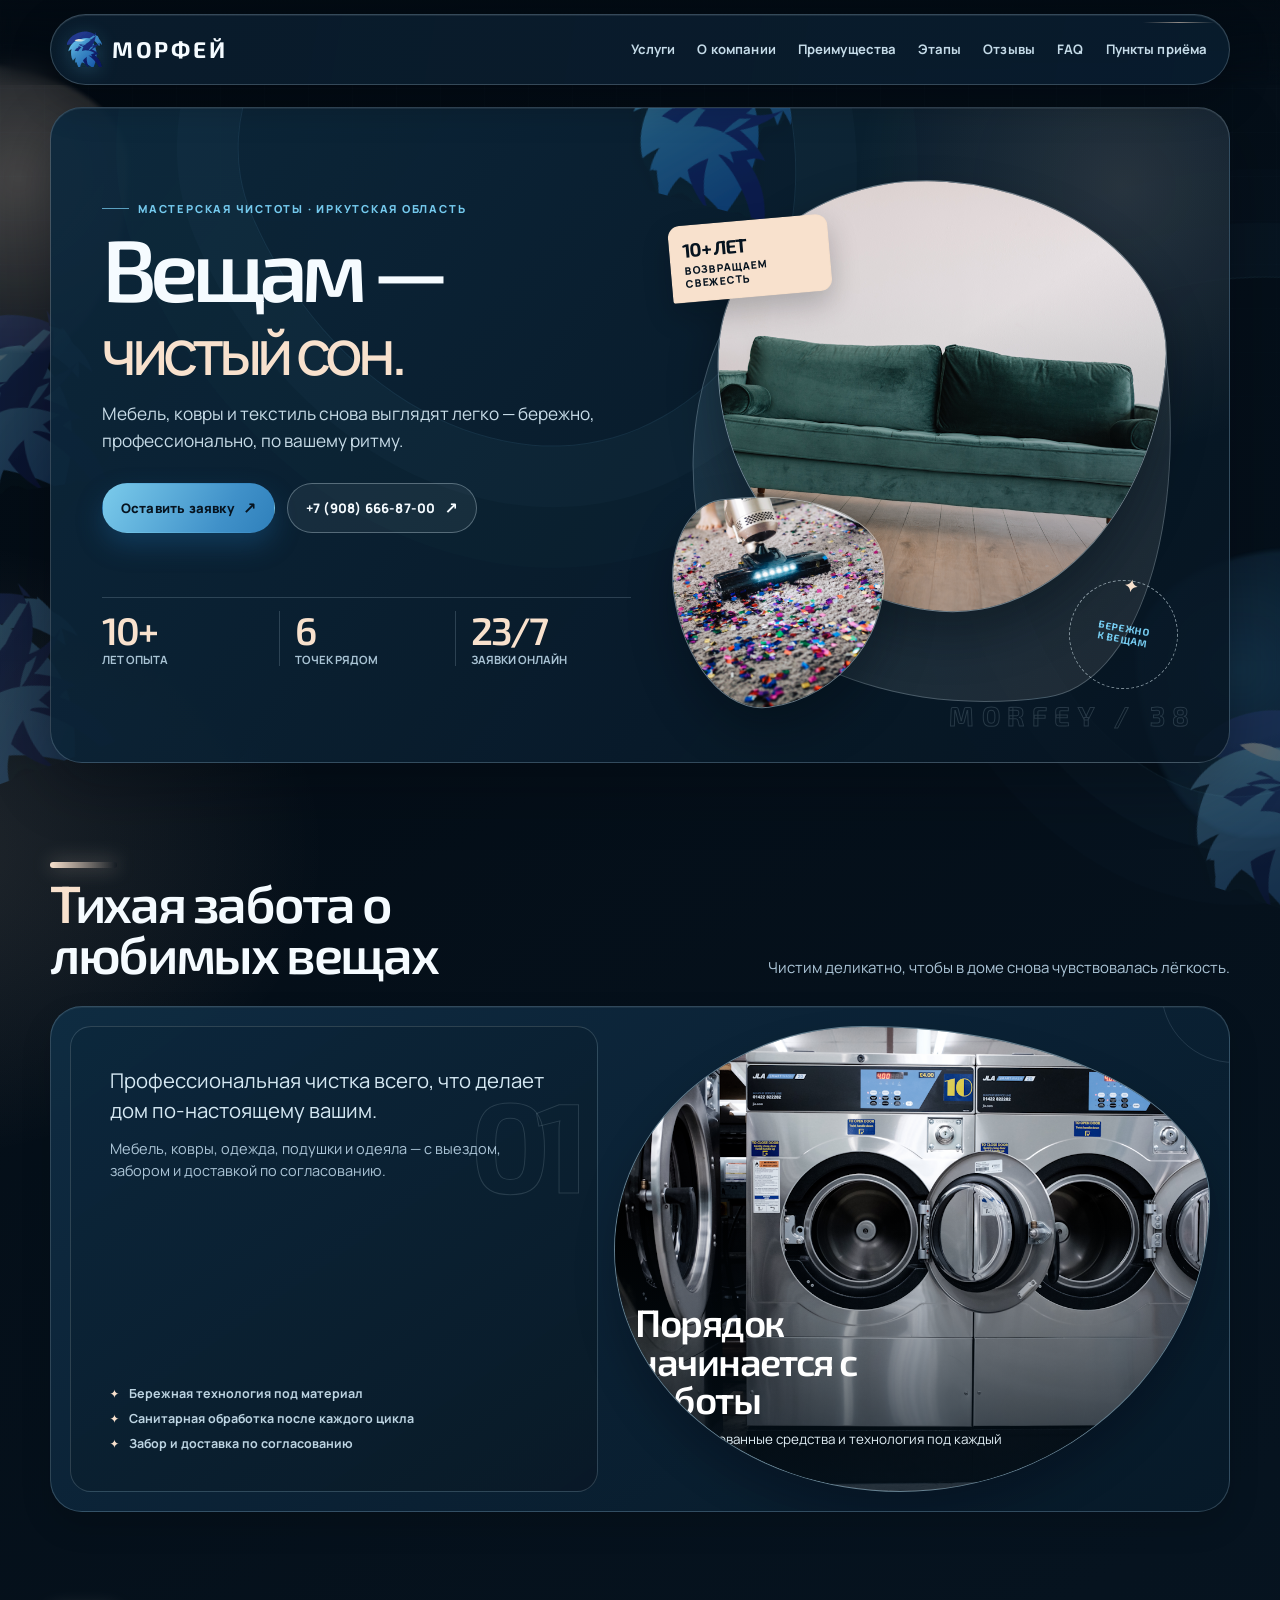
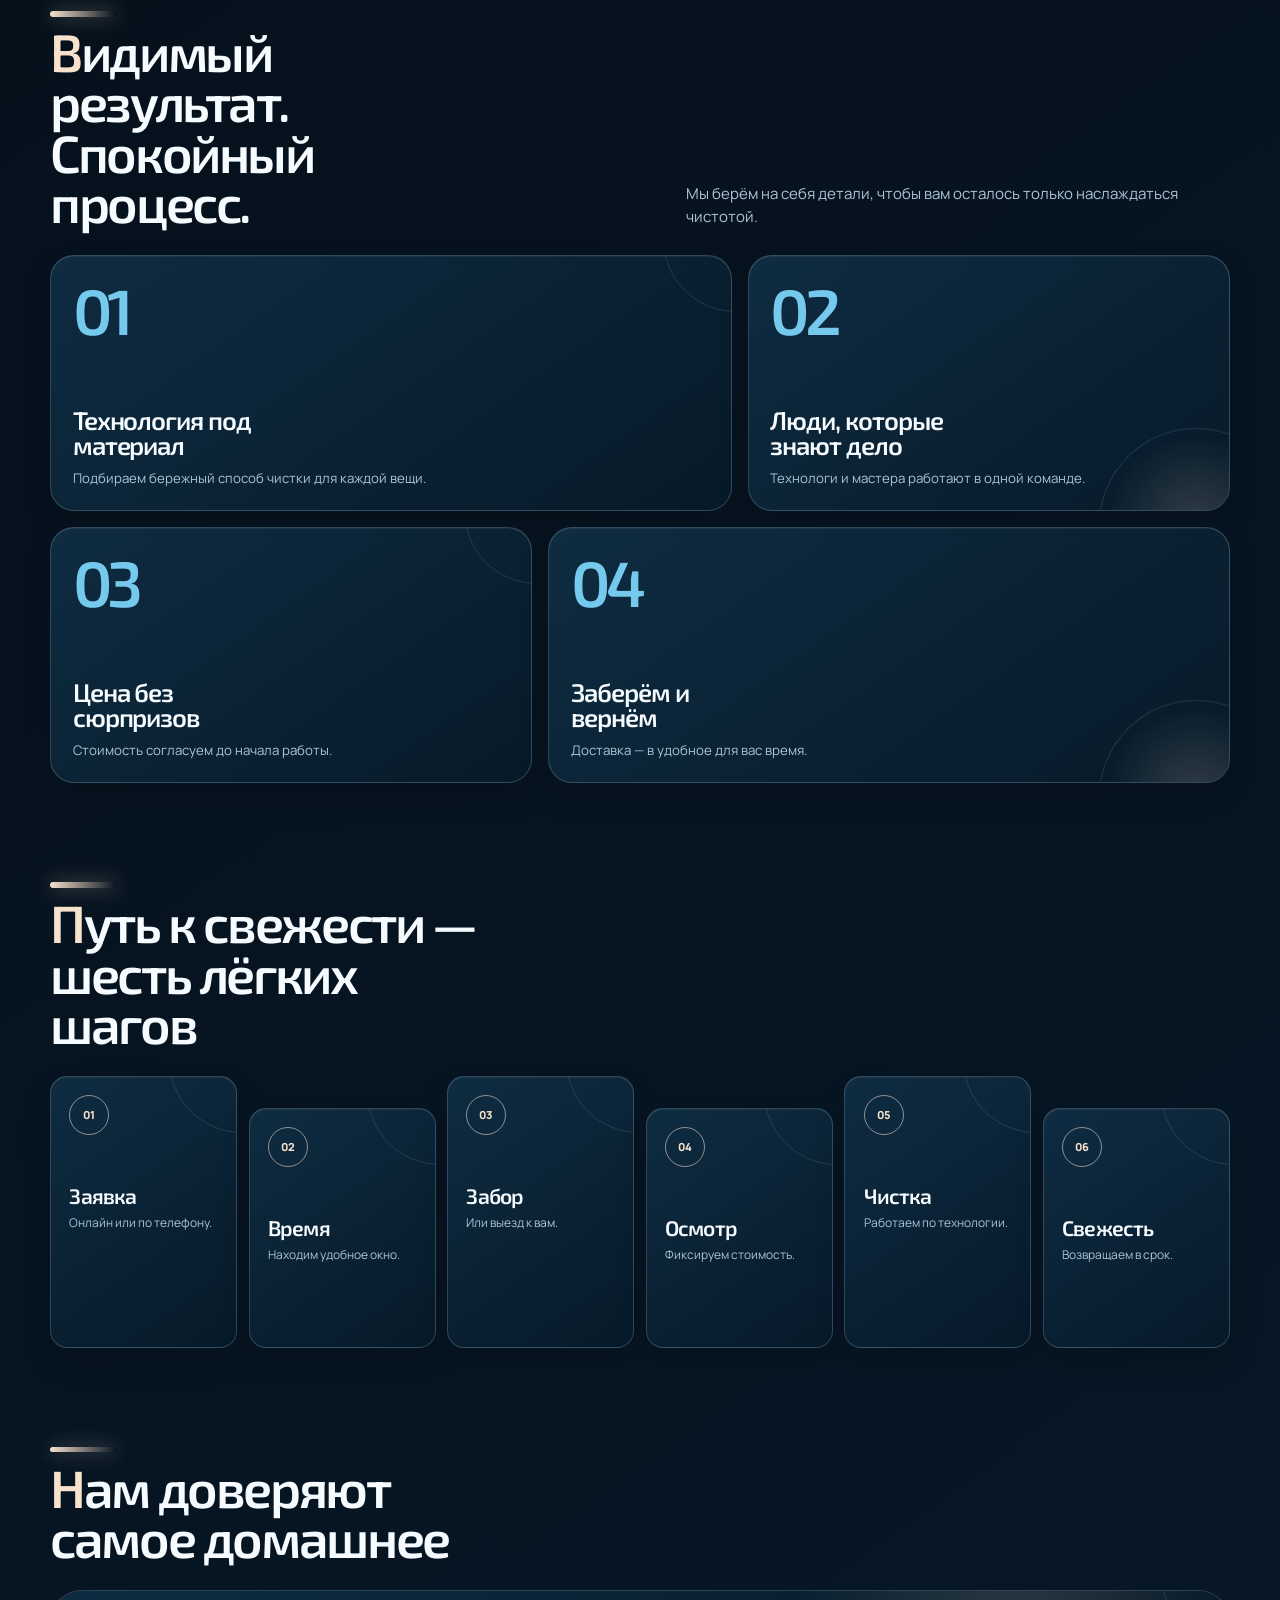
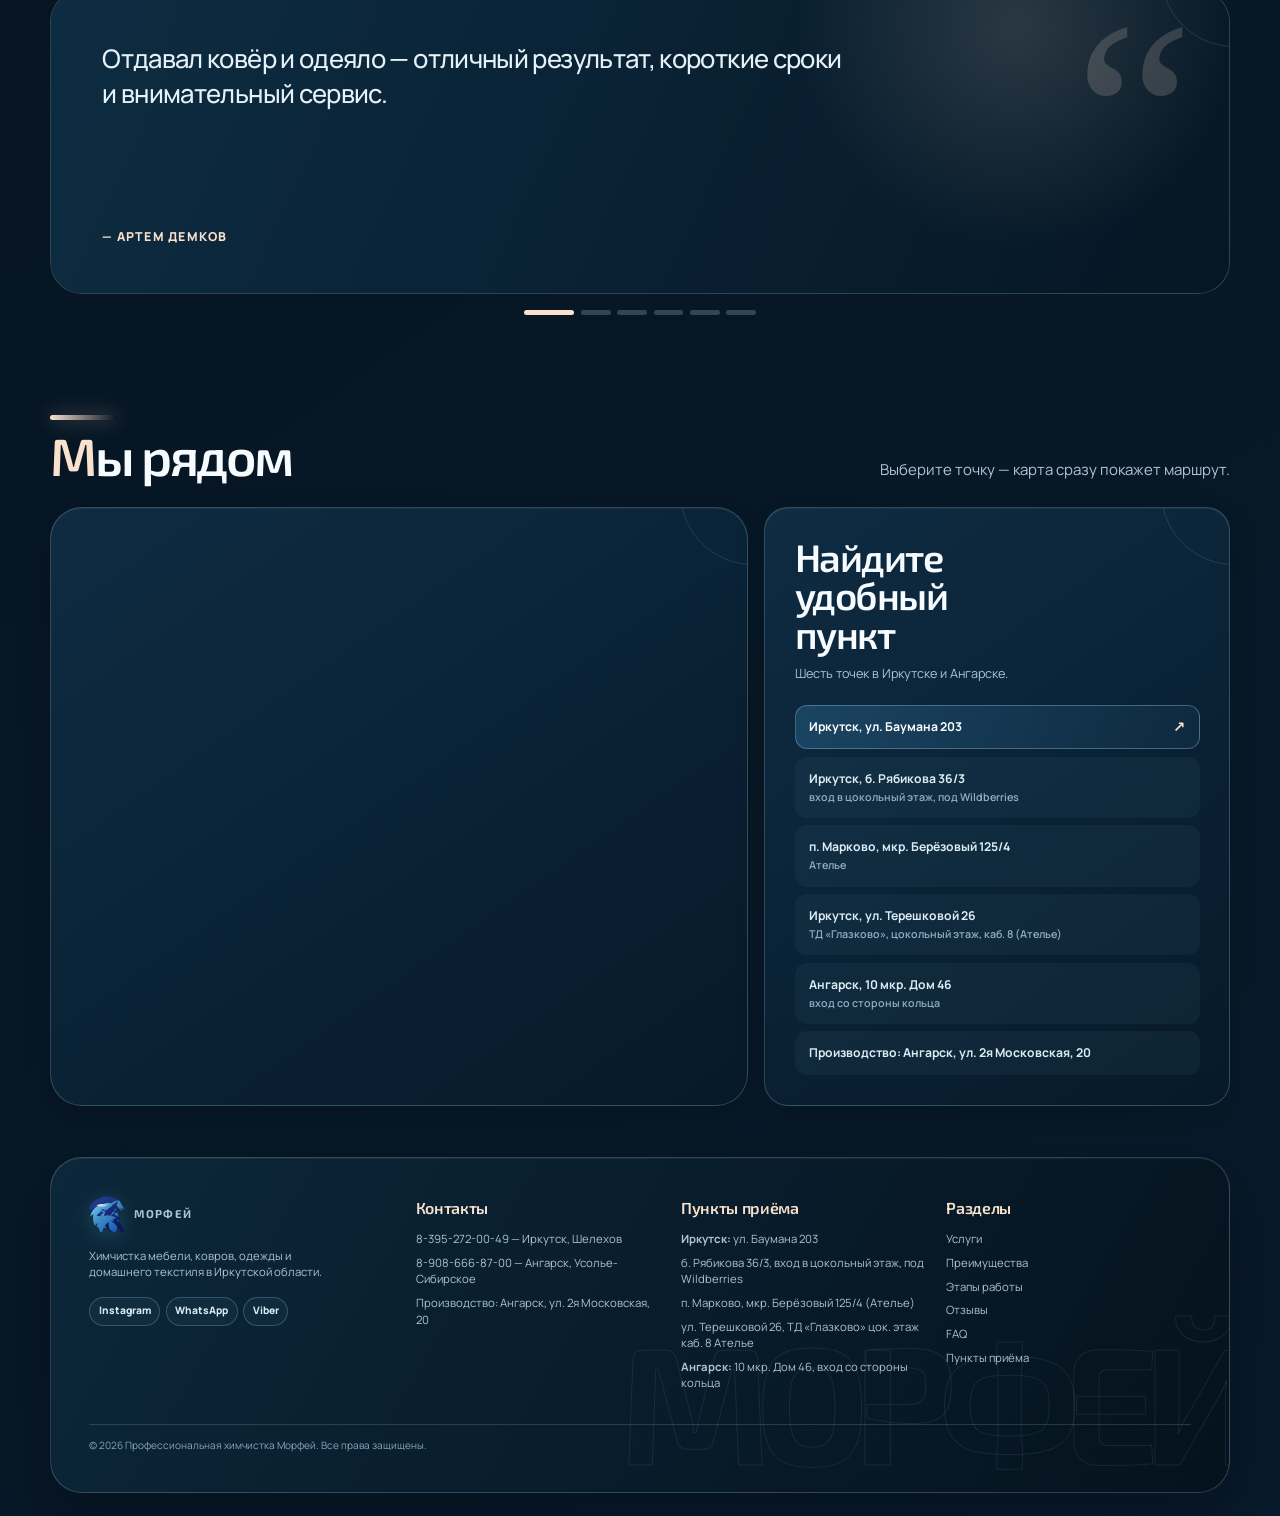
<file: index.html>
﻿<!doctype html>
<html lang="ru">
<head>
  <meta charset="UTF-8">
  <meta name="viewport" content="width=device-width, initial-scale=1.0">
  <title>Морфей | Химчистка в Иркутской области</title>
  <link rel="icon" href="logo.svg" type="image/svg+xml" sizes="any">
  <link rel="shortcut icon" href="logo.svg" type="image/svg+xml">
  <meta name="theme-color" content="#4091c9">
  <meta name="description" content="Профессиональная химчистка мебели, ковров, одежды и текстиля. Пункты приема в Иркутске, Ангарске, Шелехове и Усолье-Сибирском.">
  <link rel="preconnect" href="https://fonts.googleapis.com">
  <link rel="preconnect" href="https://fonts.gstatic.com" crossorigin>
  <link href="https://fonts.googleapis.com/css2?family=Exo+2:wght@500;600;700&family=Manrope:wght@400;500;600;700&display=swap" rel="stylesheet">
  <link rel="stylesheet" href="styles.css">
</head>
<body class="neo-visual">
  <div class="bg-layer bg-layer--one" aria-hidden="true"></div>
  <div class="bg-layer bg-layer--two" aria-hidden="true"></div>

  <header class="header" id="top">
    <div class="container nav-wrap">
      <a class="brand" href="#top"><img class="brand-mark" src="logo.svg" alt="" aria-hidden="true">Морфей</a>
      
      <button class="nav-toggle" type="button" aria-expanded="false" aria-controls="menu" aria-label="Открыть меню">
        <span class="nav-toggle__label">Меню</span>
        <span class="nav-toggle__icon" aria-hidden="true">
          <span class="nav-toggle__line"></span>
          <span class="nav-toggle__line"></span>
          <span class="nav-toggle__line"></span>
        </span>
      </button>
      <nav class="menu" id="menu" aria-label="Основная навигация">
        <a href="services.html">Услуги</a>
        <a href="#about">О компании</a>
        <a href="#advantages">Преимущества</a>
        <a href="#stages">Этапы</a>
        <a href="#reviews">Отзывы</a>
        <a href="faq.html">FAQ</a>
        <a href="#contact">Пункты приёма</a>
      </nav>
    </div>
  </header>

  <main>
    <section class="hero container reveal">
      <div class="feather-mark" aria-hidden="true"></div>
      <div class="hero-copy">
        <p class="kicker">Мастерская чистоты · Иркутская область</p>
        <h1>Вещам —<br><em>чистый сон.</em></h1>
        <p class="lead">Мебель, ковры и текстиль снова выглядят легко — бережно, профессионально, по вашему ритму.</p>
        <div class="hero-actions">
          <a class="btn btn-primary" href="request.html">Оставить заявку</a>
          <a class="btn btn-light" href="tel:+79086668700">+7 (908) 666-87-00</a>
        </div>
        <div class="hero-metrics" aria-label="Ключевые показатели">
          <div class="metric">
            <strong data-counter="10" data-suffix="+">10+</strong>
            <span>лет опыта</span>
          </div>
          <div class="metric">
            <strong data-counter="6">6</strong>
            <span>точек рядом</span>
          </div>
          <div class="metric">
            <strong data-counter="24" data-suffix="/7">24/7</strong>
            <span>заявки онлайн</span>
          </div>
        </div>
      </div>
      <div class="hero-visual" aria-label="Химчистка мебели и ковров">
        <div class="hero-shot hero-shot--main">
          <img src="images/photo-1555041469-a586c61ea9bc.png" alt="Мягкая мебель">
        </div>
        <div class="hero-shot hero-shot--accent">
          <img src="images/photo-1527515637462-cff94eecc1ac.png" alt="" aria-hidden="true">
        </div>
        <span class="hero-tag"><strong>10+ лет</strong>возвращаем свежесть</span>
        <span class="hero-orbit">бережно<br>к вещам</span>
      </div>
    </section>

    <section class="section container reveal" id="about">
      <div class="section-head">
        <h2>Тихая забота о любимых вещах</h2>
        <p>Чистим деликатно, чтобы в доме снова чувствовалась лёгкость.</p>
      </div>
      <div class="card about-shell">
        <div class="grid about-request-grid">
          <article class="about-col" id="about-info">
            <div class="about-box">
              <p>Профессиональная чистка всего, что делает дом по-настоящему вашим.</p>
              <p>Мебель, ковры, одежда, подушки и одеяла — с выездом, забором и доставкой по согласованию.</p>
              <ul class="about-points">
                <li>Бережная технология под материал</li>
                <li>Санитарная обработка после каждого цикла</li>
                <li>Забор и доставка по согласованию</li>
              </ul>
            </div>
          </article>
          <article class="about-visual" aria-label="Профессиональная химчистка">
            <img
              src="images/photo-1604335399105-a0c585fd81a1.png"
              alt="Профессиональная обработка текстиля"
              loading="lazy"
              decoding="async">
            <div class="about-visual__overlay">
              <h3>Порядок начинается с заботы</h3>
              <p>Сертифицированные средства и технология под каждый материал.</p>
            </div>
          </article>
        </div>
      </div>
    </section>

    <section class="section container reveal" id="advantages">
      <div class="section-head">
        <h2>Видимый результат. Спокойный процесс.</h2>
        <p>Мы берём на себя детали, чтобы вам осталось только наслаждаться чистотой.</p>
      </div>
      <div class="grid advantages-grid">
        <article class="card"><h3>Технология под материал</h3><p>Подбираем бережный способ чистки для каждой вещи.</p></article>
        <article class="card"><h3>Люди, которые знают дело</h3><p>Технологи и мастера работают в одной команде.</p></article>
        <article class="card"><h3>Цена без сюрпризов</h3><p>Стоимость согласуем до начала работы.</p></article>
        <article class="card"><h3>Заберём и вернём</h3><p>Доставка — в удобное для вас время.</p></article>
      </div>
    </section>

    <section class="section container reveal" id="stages">
      <div class="section-head">
        <h2>Путь к свежести — шесть лёгких шагов</h2>
      </div>
      <div class="grid stages-grid">
        <article class="card step-card"><span class="step-num">01</span><h3>Заявка</h3><p>Онлайн или по телефону.</p></article>
        <article class="card step-card"><span class="step-num">02</span><h3>Время</h3><p>Находим удобное окно.</p></article>
        <article class="card step-card"><span class="step-num">03</span><h3>Забор</h3><p>Или выезд к вам.</p></article>
        <article class="card step-card"><span class="step-num">04</span><h3>Осмотр</h3><p>Фиксируем стоимость.</p></article>
        <article class="card step-card"><span class="step-num">05</span><h3>Чистка</h3><p>Работаем по технологии.</p></article>
        <article class="card step-card"><span class="step-num">06</span><h3>Свежесть</h3><p>Возвращаем в срок.</p></article>
      </div>
    </section>
    <section class="section container reveal" id="reviews">
      <div class="section-head">
        <h2>Нам доверяют самое домашнее</h2>
      </div>
      <div class="reviews-slider" id="reviews-slider">
        
        <div class="reviews-viewport">
          <div class="reviews-track" id="reviews-track">
            <article class="card testimonial-card">
              <p>Отдавал ковёр и одеяло — отличный результат, короткие сроки и внимательный сервис.</p>
              <h3>Артем Демков</h3>
            </article>
            <article class="card testimonial-card">
              <p>Ковры после химчистки выглядели так, будто мы только что купили их в магазине.</p>
              <h3>Полина Лендинёва</h3>
            </article>
            <article class="card testimonial-card">
              <p>Ковёр отлично почистили, а вопрос со сроками решили очень быстро и по-человечески.</p>
              <h3>Арина Васильева</h3>
            </article>
            <article class="card testimonial-card">
              <p>Пальто почистили аккуратно, быстро и по честной цене. Первый опыт — только положительный.</p>
              <h3>Любовь Стельмах</h3>
            </article>
            <article class="card testimonial-card">
              <p>Пуховики возвращают чистыми, объёмными — почти как новые. Пиджак тоже спасли идеально.</p>
              <h3>Маргарита Александрова</h3>
            </article>
            <article class="card testimonial-card">
              <p>Ковролин забрали и вернули удивительно чистым и мягким. Спасибо за работу!</p>
              <h3>Николай Коваленко</h3>
            </article>
          </div>
        </div>
        
      </div>
      <div class="reviews-dots" id="reviews-dots" aria-label="Навигация по отзывам"></div>
    </section>

<section class="section container reveal" id="contact">
      <div class="section-head">
        <h2>Мы рядом</h2>
        <p>Выберите точку — карта сразу покажет маршрут.</p>
      </div>
      <div class="grid contact-grid">
        <article class="card map-card">
          <iframe
            id="pickup-map"
            class="map-frame"
            title="Карта пунктов приёма"
            loading="lazy"
            referrerpolicy="no-referrer-when-downgrade"
            src="https://yandex.ru/map-widget/v1/?l=map&ll=104.1604241%2C52.3483916&z=16&pt=104.1604241%2C52.3483916%2Cpm2rdm">
          </iframe>
        </article>

        <article class="card contact-points">
          <h3>Найдите удобный пункт</h3>
          <p class="contact-points__hint">Шесть точек в Иркутске и Ангарске.</p>
          <div class="pickup-list" id="pickup-list">
            <button type="button" class="pickup-item is-active" data-address="Иркутск, улица Баумана, 203" aria-pressed="true">
              Иркутск, ул. Баумана 203
            </button>
            <button type="button" class="pickup-item" data-address="Иркутск, бульвар Рябикова, 36/3" aria-pressed="false">
              Иркутск, б. Рябикова 36/3
              <small>вход в цокольный этаж, под Wildberries</small>
            </button>
            <button type="button" class="pickup-item" data-address="Иркутский район, Маркова, микрорайон Березовый, 125/4" aria-pressed="false">
              п. Марково, мкр. Берёзовый 125/4
              <small>Ателье</small>
            </button>
            <button type="button" class="pickup-item" data-address="Иркутск, улица Терешковой, 26" aria-pressed="false">
              Иркутск, ул. Терешковой 26
              <small>ТД «Глазково», цокольный этаж, каб. 8 (Ателье)</small>
            </button>
            <button type="button" class="pickup-item" data-address="Ангарск, 10-й микрорайон, 46" aria-pressed="false">
              Ангарск, 10 мкр. Дом 46
              <small>вход со стороны кольца</small>
            </button>
            <button type="button" class="pickup-item" data-address="Ангарск, 2-я Московская улица, 20" aria-pressed="false">
              Производство: Ангарск, ул. 2я Московская, 20
            </button>
          </div>
        </article></div>
    </section>
  </main>

  <footer class="footer">
    <div class="container footer-shell">
      <div class="footer-top">
        <div class="footer-col footer-col--brand">
          <a class="brand footer-brand-logo" href="#top"><img class="brand-mark" src="logo.svg" alt="" aria-hidden="true"> Морфей </a>
          <p>Химчистка мебели, ковров, одежды и домашнего текстиля в Иркутской области.</p>
          <div class="footer-social__list">
            <a class="social-link" href="https://instagram.com/morfey38?utm_medium=copy_link" target="_blank" rel="noopener noreferrer" aria-label="Instagram">
              <span>Instagram</span>
            </a>
            <a class="social-link" href="https://wa.me/+79086668700" target="_blank" rel="noopener noreferrer" aria-label="WhatsApp">
              <span>WhatsApp</span>
            </a>
            <a class="social-link" href="viber://add?number=79086668700" aria-label="Viber">
              <span>Viber</span>
            </a>
          </div>
        </div>

        <div class="footer-col">
          <h3>Контакты</h3>
          <p><a href="tel:+73952720049">8-395-272-00-49</a> — Иркутск, Шелехов</p>
          <p><a href="tel:+79086668700">8-908-666-87-00</a> — Ангарск, Усолье-Сибирское</p>
          <p>Производство: Ангарск, ул. 2я Московская, 20</p>
        </div>

        <div class="footer-col">
          <h3>Пункты приёма</h3>
          <p><strong>Иркутск:</strong> ул. Баумана 203</p>
          <p>б. Рябикова 36/3, вход в цокольный этаж, под Wildberries</p>
          <p>п. Марково, мкр. Берёзовый 125/4 (Ателье)</p>
          <p>ул. Терешковой 26, ТД «Глазково» цок. этаж каб. 8 Ателье</p>
          <p><strong>Ангарск:</strong> 10 мкр. Дом 46, вход со стороны кольца</p>
        </div>

        <div class="footer-col">
          <h3>Разделы</h3>
          <a href="services.html">Услуги</a>
          <a href="#advantages">Преимущества</a>
          <a href="#stages">Этапы работы</a>
          <a href="#reviews">Отзывы</a>
          <a href="faq.html">FAQ</a>
          <a href="#contact">Пункты приёма</a>
        </div>
      </div>

      <div class="footer-bottom">
        <p>© <span id="year"></span> Профессиональная химчистка Морфей. Все права защищены.</p>
      </div>
    </div>
  </footer>

  <button class="back-to-top" id="back-to-top" type="button" aria-label="Наверх">↑</button>

  <script src="script.js" defer></script>
</body>
</html>
</file>
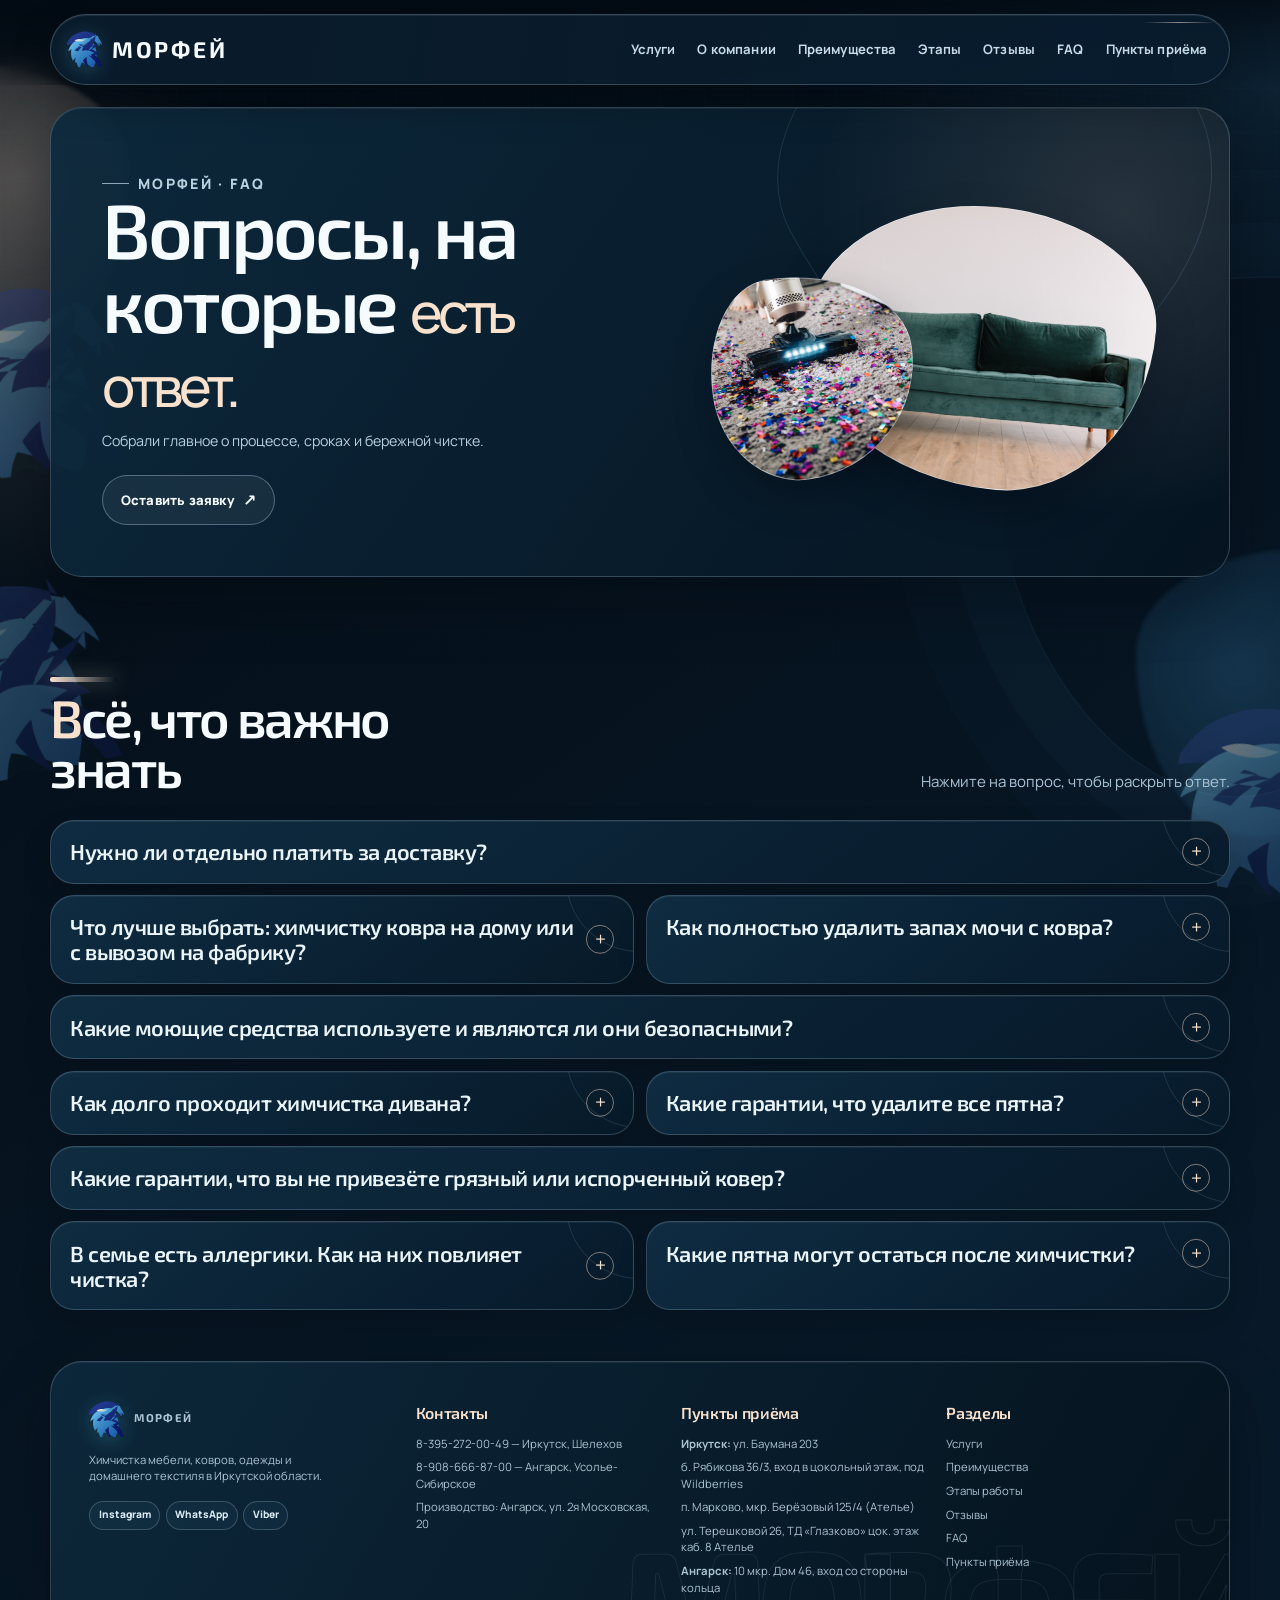
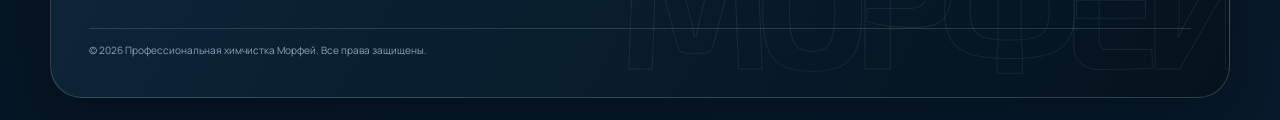
<file: faq.html>
﻿<!doctype html>
<html lang="ru">
<head>
  <meta charset="UTF-8">
  <meta name="viewport" content="width=device-width, initial-scale=1.0">
  <title>FAQ | Морфей</title>
  <link rel="icon" href="logo.svg" type="image/svg+xml" sizes="any">
  <link rel="shortcut icon" href="logo.svg" type="image/svg+xml">
  <meta name="theme-color" content="#4091c9">
  <meta name="description" content="Ответы на частые вопросы о химчистке Морфей.">
  <link rel="preconnect" href="https://fonts.googleapis.com">
  <link rel="preconnect" href="https://fonts.gstatic.com" crossorigin>
  <link href="https://fonts.googleapis.com/css2?family=Exo+2:wght@500;600;700&family=Manrope:wght@400;500;600;700&display=swap" rel="stylesheet">
  <link rel="stylesheet" href="styles.css">
</head>
<body class="neo-visual">
  <div class="bg-layer bg-layer--one" aria-hidden="true"></div>
  <div class="bg-layer bg-layer--two" aria-hidden="true"></div>

  <header class="header" id="top">
    <div class="container nav-wrap">
      <a class="brand" href="index.html#top"><img class="brand-mark" src="logo.svg" alt="" aria-hidden="true">Морфей</a>
      
      <button class="nav-toggle" type="button" aria-expanded="false" aria-controls="menu" aria-label="Открыть меню">
        <span class="nav-toggle__label">Меню</span>
        <span class="nav-toggle__icon" aria-hidden="true">
          <span class="nav-toggle__line"></span>
          <span class="nav-toggle__line"></span>
          <span class="nav-toggle__line"></span>
        </span>
      </button>
      <nav class="menu" id="menu" aria-label="Основная навигация">
        <a href="services.html">Услуги</a>
        <a href="index.html#about">О компании</a>
        <a href="index.html#advantages">Преимущества</a>
        <a href="index.html#stages">Этапы</a>
        <a href="index.html#reviews">Отзывы</a>
        <a href="faq.html">FAQ</a>
        <a href="index.html#contact">Пункты приёма</a>
      </nav>
    </div>
  </header>

  <main>
    <section class="page-intro container reveal">
      <div>
        <p class="kicker">Морфей · FAQ</p>
        <h1>Вопросы, на которые <em>есть ответ.</em></h1>
        <p>Собрали главное о процессе, сроках и бережной чистке.</p>
        <a class="btn btn-light" href="request.html">Оставить заявку</a>
      </div>
      <div class="page-intro__art" aria-hidden="true"></div>
    </section>

    <section class="section container reveal" id="faq">
      <div class="section-head">
        <h2>Всё, что важно знать</h2>
        <p>Нажмите на вопрос, чтобы раскрыть ответ.</p>
      </div>
      <div class="faq-list">
        <details class="card faq-item">
          <summary>Нужно ли отдельно платить за доставку?</summary>
          <p>Да, стоимость доставки составляет 200 ₽. Мы заберем изделие и доставим его обратно после чистки.</p>
        </details>
        <details class="card faq-item">
          <summary>Что лучше выбрать: химчистку ковра на дому или с вывозом на фабрику?</summary>
          <p>Если ковер можно скрутить и вывезти, лучше выбрать чистку на фабрике: качество обработки обычно выше, чем при чистке на дому.</p>
        </details>
        <details class="card faq-item">
          <summary>Как полностью удалить запах мочи с ковра?</summary>
          <p>Если запах уже появился, важно сразу промокнуть участок сухими салфетками и обратиться в химчистку. В таких случаях наиболее эффективна фабричная стирка ковра.</p>
        </details>
        <details class="card faq-item">
          <summary>Какие моющие средства используете и являются ли они безопасными?</summary>
          <p>Используем профессиональные сертифицированные средства (в том числе Chemspec, Wieber, Grass). Они безопасны при соблюдении технологии чистки.</p>
        </details>
        <details class="card faq-item">
          <summary>Как долго проходит химчистка дивана?</summary>
          <p>В среднем химчистка дивана с сушкой занимает 2–3 часа. Точное время зависит от размера, конструкции, материала и степени загрязнения.</p>
        </details>
        <details class="card faq-item">
          <summary>Какие гарантии, что удалите все пятна?</summary>
          <p>Мы используем профессиональные методы и удаляем максимум возможного, но 100% удаление всех пятен гарантировать нельзя. Особенно это касается застарелых пятен и случаев, когда загрязнение уже изменило волокно. Чем раньше вы обращаетесь, тем выше шанс полного удаления.</p>
        </details>
        <details class="card faq-item">
          <summary>Какие гарантии, что вы не привезёте грязный или испорченный ковер?</summary>
          <p>Мы не обещаем «новый ковер», но гарантируем профессиональную чистку и прозрачные условия. Возможные ограничения фиксируем заранее в квитанции. Работаем в рамках законодательства РФ о защите прав потребителей.</p>
        </details>
        <details class="card faq-item">
          <summary>В семье есть аллергики. Как на них повлияет чистка?</summary>
          <p>После профессиональной чистки ковер проходит полное ополаскивание, поэтому остатки моющих средств не остаются в ворсе. Для людей с аллергией регулярная химчистка обычно полезнее, чем использование загрязненного ковра.</p>
        </details>
        <details class="card faq-item">
          <summary>Какие пятна могут остаться после химчистки?</summary>
          <p>В ряде случаев могут остаться застарелые пятна: краска, клей, чернила, маркеры, плесень, масла и следы бытовых попыток выведения. Итог также зависит от состава материала, глубины загрязнения и срока его давности.</p>
        </details>
      </div>
    </section>
  </main>
  <footer class="footer">
    <div class="container footer-shell">
      <div class="footer-top">
        <div class="footer-col footer-col--brand">
          <a class="brand footer-brand-logo" href="index.html#top"><img class="brand-mark" src="logo.svg" alt="" aria-hidden="true"> Морфей </a>
          <p>Химчистка мебели, ковров, одежды и домашнего текстиля в Иркутской области.</p>
          <div class="footer-social__list">
            <a class="social-link" href="https://instagram.com/morfey38?utm_medium=copy_link" target="_blank" rel="noopener noreferrer" aria-label="Instagram">
              <span>Instagram</span>
            </a>
            <a class="social-link" href="https://wa.me/+79086668700" target="_blank" rel="noopener noreferrer" aria-label="WhatsApp">
              <span>WhatsApp</span>
            </a>
            <a class="social-link" href="viber://add?number=79086668700" aria-label="Viber">
              <span>Viber</span>
            </a>
          </div>
        </div>

        <div class="footer-col">
          <h3>Контакты</h3>
          <p><a href="tel:+73952720049">8-395-272-00-49</a> — Иркутск, Шелехов</p>
          <p><a href="tel:+79086668700">8-908-666-87-00</a> — Ангарск, Усолье-Сибирское</p>
          <p>Производство: Ангарск, ул. 2я Московская, 20</p>
        </div>

        <div class="footer-col">
          <h3>Пункты приёма</h3>
          <p><strong>Иркутск:</strong> ул. Баумана 203</p>
          <p>б. Рябикова 36/3, вход в цокольный этаж, под Wildberries</p>
          <p>п. Марково, мкр. Берёзовый 125/4 (Ателье)</p>
          <p>ул. Терешковой 26, ТД «Глазково» цок. этаж каб. 8 Ателье</p>
          <p><strong>Ангарск:</strong> 10 мкр. Дом 46, вход со стороны кольца</p>
        </div>

        <div class="footer-col">
          <h3>Разделы</h3>
          <a href="services.html">Услуги</a>
          <a href="index.html#advantages">Преимущества</a>
          <a href="index.html#stages">Этапы работы</a>
          <a href="index.html#reviews">Отзывы</a>
          <a href="faq.html">FAQ</a>
          <a href="index.html#contact">Пункты приёма</a>
        </div>
      </div>

      <div class="footer-bottom">
        <p>© <span id="year"></span> Профессиональная химчистка Морфей. Все права защищены.</p>
      </div>
    </div>
  </footer>
<button class="back-to-top" id="back-to-top" type="button" aria-label="Наверх">↑</button>
  <script src="script.js" defer></script>
</body>
</html>
</file>
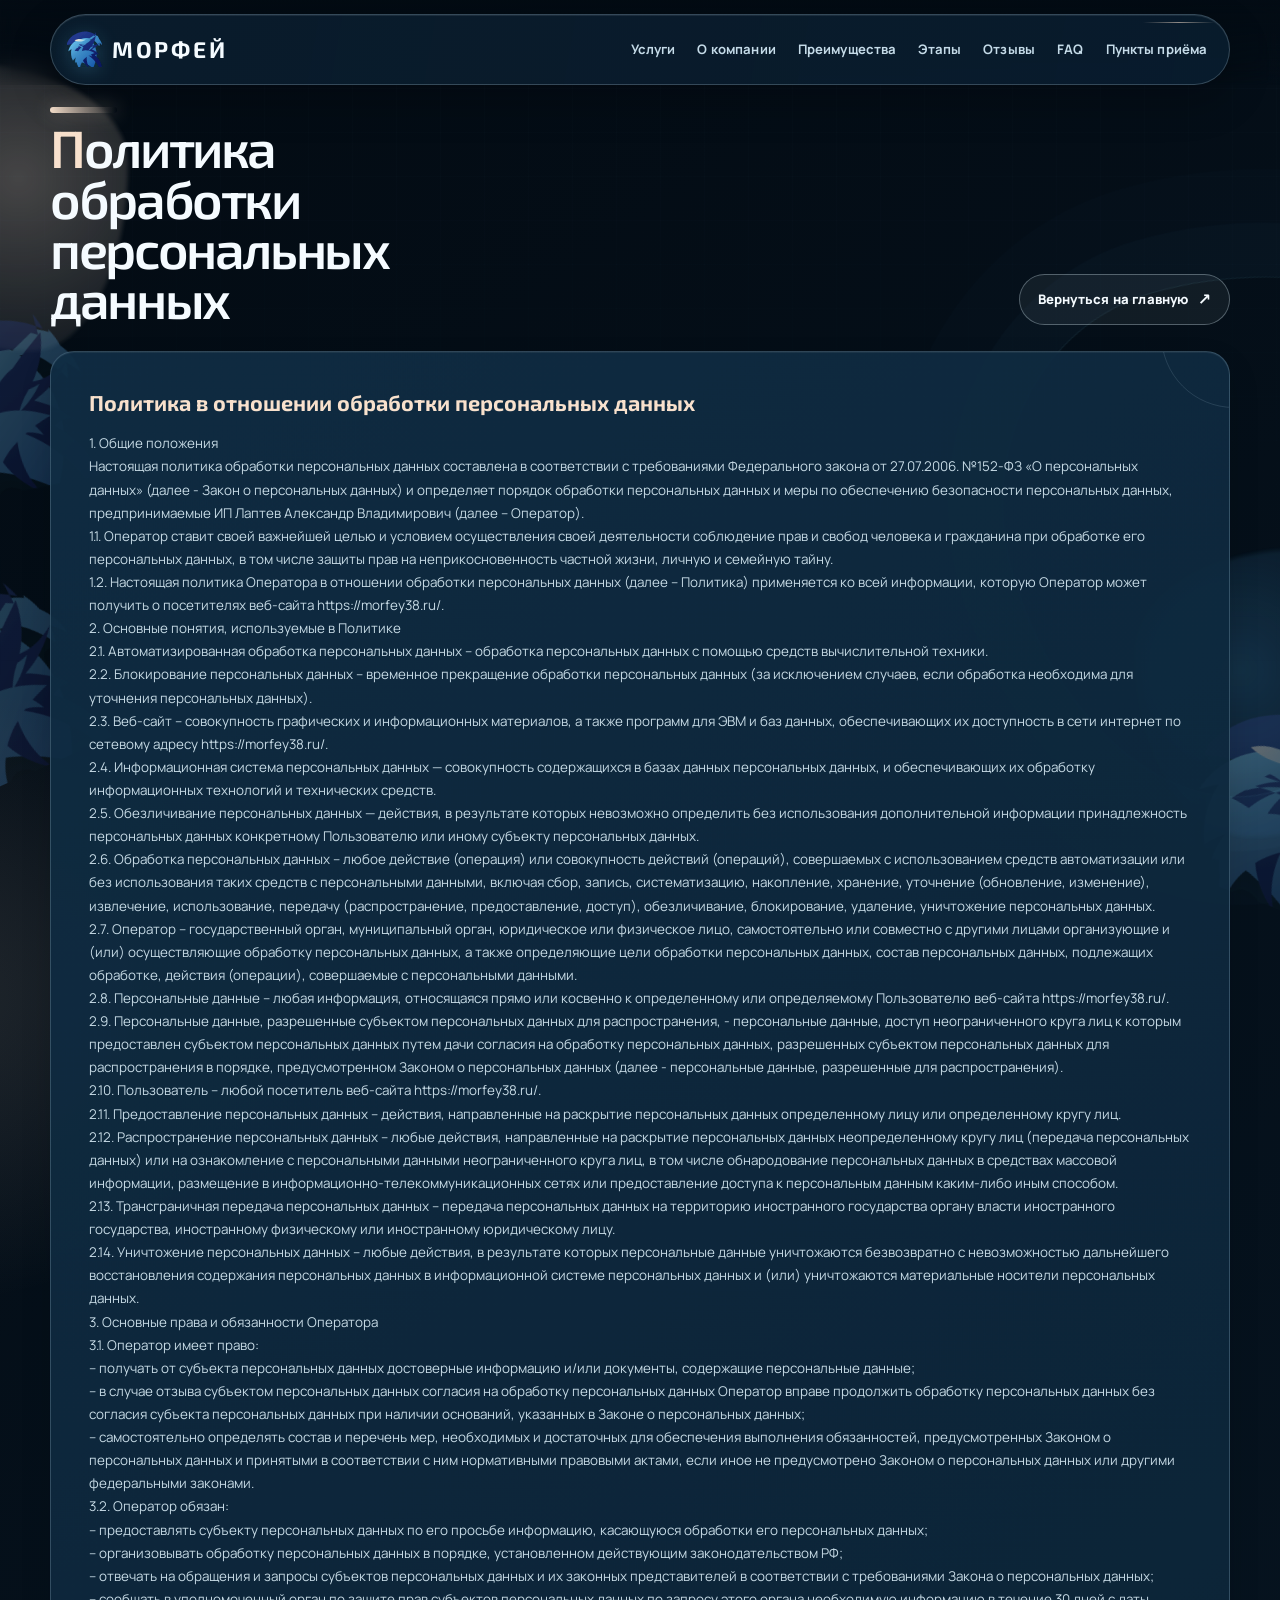
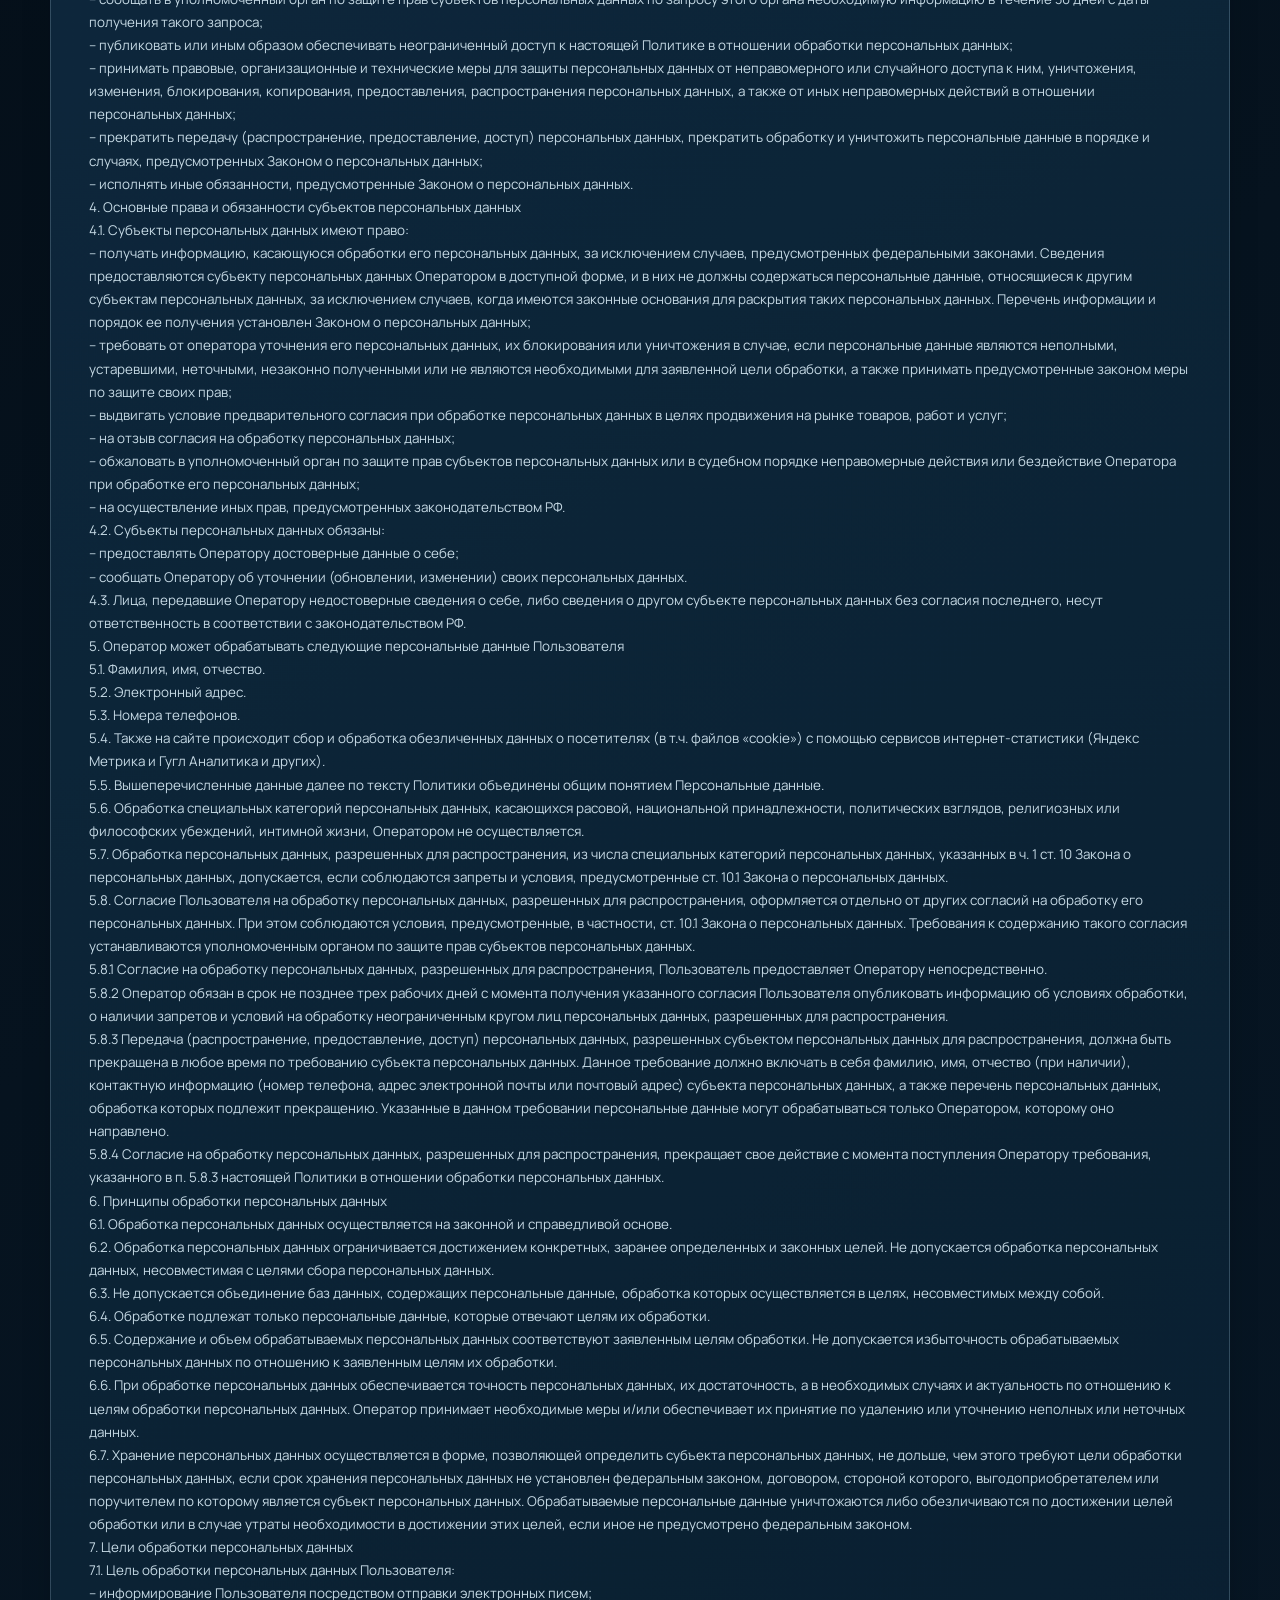
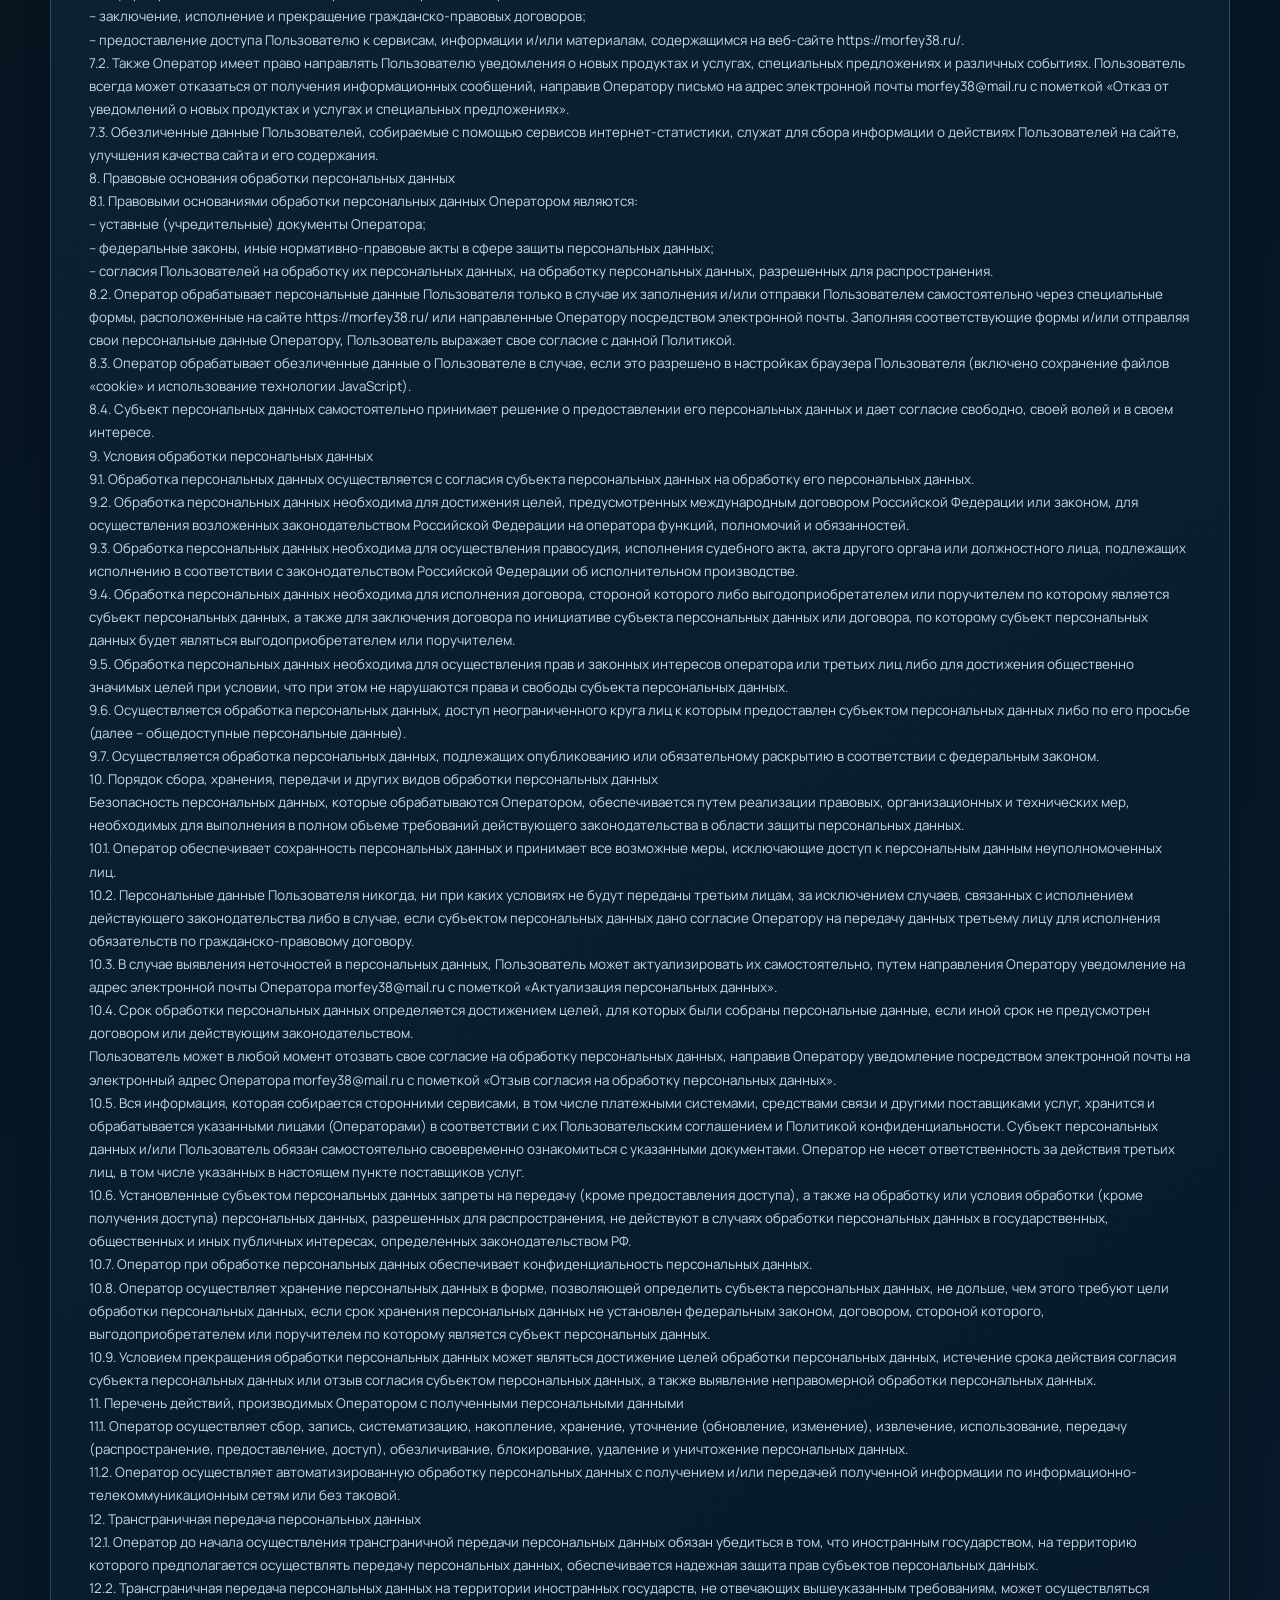
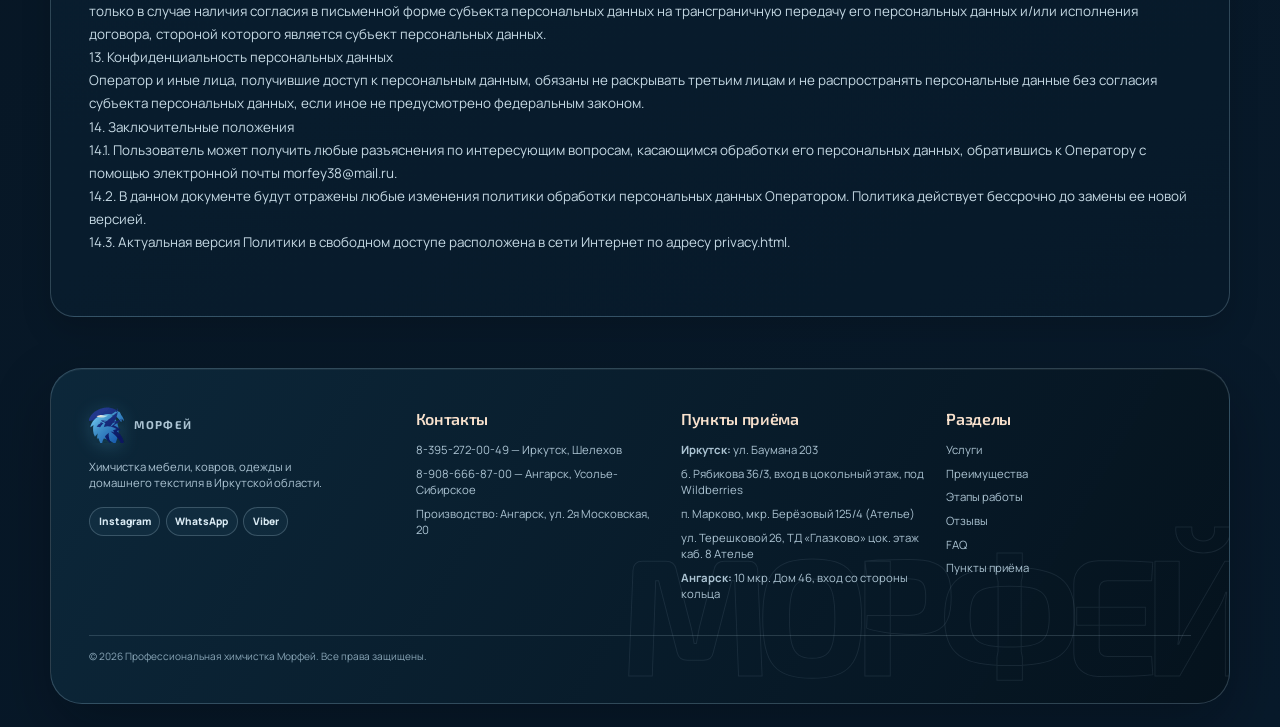
<file: privacy.html>
﻿<!doctype html>
<html lang="ru">
<head>
  <meta charset="UTF-8">
  <meta name="viewport" content="width=device-width, initial-scale=1.0">
  <title>Политика обработки персональных данных | Морфей 38</title>
  <meta name="description" content="Политика обработки персональных данных компании «Морфей 38».">
  <link rel="icon" href="logo.svg" type="image/svg+xml" sizes="any">
  <link rel="shortcut icon" href="logo.svg" type="image/svg+xml">
  <meta name="theme-color" content="#4091c9">
  <link rel="preconnect" href="https://fonts.googleapis.com">
  <link rel="preconnect" href="https://fonts.gstatic.com" crossorigin>
  <link href="https://fonts.googleapis.com/css2?family=Exo+2:wght@500;600;700&family=Manrope:wght@400;500;600;700&display=swap" rel="stylesheet">
  <link rel="stylesheet" href="styles.css">
</head>
<body class="neo-visual">
  <div class="bg-layer bg-layer--one" aria-hidden="true"></div>
  <div class="bg-layer bg-layer--two" aria-hidden="true"></div>

  <header class="header" id="top">
    <div class="container nav-wrap">
      <a class="brand" href="index.html#top"><img class="brand-mark" src="logo.svg" alt="" aria-hidden="true">Морфей</a>
      
      <button class="nav-toggle" type="button" aria-expanded="false" aria-controls="menu" aria-label="Открыть меню">
        <span class="nav-toggle__label">Меню</span>
        <span class="nav-toggle__icon" aria-hidden="true">
          <span class="nav-toggle__line"></span>
          <span class="nav-toggle__line"></span>
          <span class="nav-toggle__line"></span>
        </span>
      </button>
      <nav class="menu" id="menu" aria-label="Основная навигация">
        <a href="services.html">Услуги</a>
        <a href="index.html#about">О компании</a>
        <a href="index.html#advantages">Преимущества</a>
        <a href="index.html#stages">Этапы</a>
        <a href="index.html#reviews">Отзывы</a>
        <a href="faq.html">FAQ</a>
        <a href="index.html#contact">Пункты приёма</a>
      </nav>
    </div>
  </header>

  <main>
    <section class="section container" id="privacy">
      <div class="section-head">
        <h2>Политика обработки персональных данных</h2>
        <p><a class="btn btn-light" href="index.html">Вернуться на главную</a></p>
      </div>
      <article class="card">
        <div class="privacy-content">
          <strong>Политика в отношении обработки персональных данных</strong><br />
          
          1. Общие положения<br />
          
          Настоящая политика обработки персональных данных составлена в соответствии с требованиями Федерального закона от 27.07.2006. №152-ФЗ «О персональных данных» (далее - Закон о персональных данных) и определяет порядок обработки персональных данных и меры по обеспечению безопасности персональных данных, предпринимаемые&nbsp;ИП Лаптев Александр Владимирович&nbsp;(далее – Оператор).<br />
          
          1.1. Оператор ставит своей важнейшей целью и условием осуществления своей деятельности соблюдение прав и свобод человека и гражданина при обработке его персональных данных, в том числе защиты прав на неприкосновенность частной жизни, личную и семейную тайну.<br />
          
          1.2. Настоящая политика Оператора в отношении обработки персональных данных (далее – Политика) применяется ко всей информации, которую Оператор может получить о посетителях веб-сайта&nbsp;https://morfey38.ru/.<br />
          
          2. Основные понятия, используемые в Политике<br />
          
          2.1. Автоматизированная обработка персональных данных – обработка персональных данных с помощью средств вычислительной техники.<br />
          
          2.2. Блокирование персональных данных – временное прекращение обработки персональных данных (за исключением случаев, если обработка необходима для уточнения персональных данных).<br />
          
          2.3. Веб-сайт – совокупность графических и информационных материалов, а также программ для ЭВМ и баз данных, обеспечивающих их доступность в сети интернет по сетевому адресу&nbsp;https://morfey38.ru/.<br />
          
          2.4. Информационная система персональных данных — совокупность содержащихся в базах данных персональных данных, и обеспечивающих их обработку информационных технологий и технических средств.<br />
          
          2.5. Обезличивание персональных данных — действия, в результате которых невозможно определить без использования дополнительной информации принадлежность персональных данных конкретному Пользователю или иному субъекту персональных данных.<br />
          
          2.6. Обработка персональных данных – любое действие (операция) или совокупность действий (операций), совершаемых с использованием средств автоматизации или без использования таких средств с персональными данными, включая сбор, запись, систематизацию, накопление, хранение, уточнение (обновление, изменение), извлечение, использование, передачу (распространение, предоставление, доступ), обезличивание, блокирование, удаление, уничтожение персональных данных.<br />
          
          2.7. Оператор – государственный орган, муниципальный орган, юридическое или физическое лицо, самостоятельно или совместно с другими лицами организующие и (или) осуществляющие обработку персональных данных, а также определяющие цели обработки персональных данных, состав персональных данных, подлежащих обработке, действия (операции), совершаемые с персональными данными.<br />
          
          2.8. Персональные данные – любая информация, относящаяся прямо или косвенно к определенному или определяемому Пользователю веб-сайта&nbsp;https://morfey38.ru/.<br />
          
          2.9. Персональные данные, разрешенные субъектом персональных данных для распространения, - персональные данные, доступ неограниченного круга лиц к которым предоставлен субъектом персональных данных путем дачи согласия на обработку персональных данных, разрешенных субъектом персональных данных для распространения в порядке, предусмотренном Законом о персональных данных (далее - персональные данные, разрешенные для распространения).<br />
          
          2.10. Пользователь – любой посетитель веб-сайта&nbsp;https://morfey38.ru/.<br />
          
          2.11. Предоставление персональных данных – действия, направленные на раскрытие персональных данных определенному лицу или определенному кругу лиц.<br />
          
          2.12. Распространение персональных данных – любые действия, направленные на раскрытие персональных данных неопределенному кругу лиц (передача персональных данных) или на ознакомление с персональными данными неограниченного круга лиц, в том числе обнародование персональных данных в средствах массовой информации, размещение в информационно-телекоммуникационных сетях или предоставление доступа к персональным данным каким-либо иным способом.<br />
          
          2.13. Трансграничная передача персональных данных – передача персональных данных на территорию иностранного государства органу власти иностранного государства, иностранному физическому или иностранному юридическому лицу.<br />
          
          2.14. Уничтожение персональных данных – любые действия, в результате которых персональные данные уничтожаются безвозвратно с невозможностью дальнейшего восстановления содержания персональных данных в информационной системе персональных данных и (или) уничтожаются материальные носители персональных данных.<br />
          
          3. Основные права и обязанности Оператора<br />
          
          3.1. Оператор имеет право:<br />
          
          – получать от субъекта персональных данных достоверные информацию и/или документы, содержащие персональные данные;<br />
          
          – в случае отзыва субъектом персональных данных согласия на обработку персональных данных Оператор вправе продолжить обработку персональных данных без согласия субъекта персональных данных при наличии оснований, указанных в Законе о персональных данных;<br />
          
          – самостоятельно определять состав и перечень мер, необходимых и достаточных для обеспечения выполнения обязанностей, предусмотренных Законом о персональных данных и принятыми в соответствии с ним нормативными правовыми актами, если иное не предусмотрено Законом о персональных данных или другими федеральными законами.<br />
          
          3.2. Оператор обязан:<br />
          
          – предоставлять субъекту персональных данных по его просьбе информацию, касающуюся обработки его персональных данных;<br />
          
          – организовывать обработку персональных данных в порядке, установленном действующим законодательством РФ;<br />
          
          – отвечать на обращения и запросы субъектов персональных данных и их законных представителей в соответствии с требованиями Закона о персональных данных;<br />
          
          – сообщать в уполномоченный орган по защите прав субъектов персональных данных по запросу этого органа необходимую информацию в течение 30 дней с даты получения такого запроса;<br />
          
          – публиковать или иным образом обеспечивать неограниченный доступ к настоящей Политике в отношении обработки персональных данных;<br />
          
          – принимать правовые, организационные и технические меры для защиты персональных данных от неправомерного или случайного доступа к ним, уничтожения, изменения, блокирования, копирования, предоставления, распространения персональных данных, а также от иных неправомерных действий в отношении персональных данных;<br />
          
          – прекратить передачу (распространение, предоставление, доступ) персональных данных, прекратить обработку и уничтожить персональные данные в порядке и случаях, предусмотренных Законом о персональных данных;<br />
          
          – исполнять иные обязанности, предусмотренные Законом о персональных данных.<br />
          
          4. Основные права и обязанности субъектов персональных данных<br />
          
          4.1. Субъекты персональных данных имеют право:<br />
          
          – получать информацию, касающуюся обработки его персональных данных, за исключением случаев, предусмотренных федеральными законами. Сведения предоставляются субъекту персональных данных Оператором в доступной форме, и в них не должны содержаться персональные данные, относящиеся к другим субъектам персональных данных, за исключением случаев, когда имеются законные основания для раскрытия таких персональных данных. Перечень информации и порядок ее получения установлен Законом о персональных данных;<br />
          
          – требовать от оператора уточнения его персональных данных, их блокирования или уничтожения в случае, если персональные данные являются неполными, устаревшими, неточными, незаконно полученными или не являются необходимыми для заявленной цели обработки, а также принимать предусмотренные законом меры по защите своих прав;<br />
          
          – выдвигать условие предварительного согласия при обработке персональных данных в целях продвижения на рынке товаров, работ и услуг;<br />
          
          – на отзыв согласия на обработку персональных данных;<br />
          
          – обжаловать в уполномоченный орган по защите прав субъектов персональных данных или в судебном порядке неправомерные действия или бездействие Оператора при обработке его персональных данных;<br />
          
          – на осуществление иных прав, предусмотренных законодательством РФ.<br />
          
          4.2. Субъекты персональных данных обязаны:<br />
          
          – предоставлять Оператору достоверные данные о себе;<br />
          
          – сообщать Оператору об уточнении (обновлении, изменении) своих персональных данных.<br />
          
          4.3. Лица, передавшие Оператору недостоверные сведения о себе, либо сведения о другом субъекте персональных данных без согласия последнего, несут ответственность в соответствии с законодательством РФ.<br />
          
          5. Оператор может обрабатывать следующие персональные данные Пользователя<br />
          
          5.1.&nbsp;Фамилия, имя, отчество.<br />
          
          5.2.&nbsp;Электронный адрес.<br />
          
          5.3.&nbsp;Номера телефонов.<br />
          
          5.4. Также на сайте происходит сбор и обработка обезличенных данных о посетителях (в т.ч. файлов «cookie») с помощью сервисов интернет-статистики (Яндекс Метрика и Гугл Аналитика и других).<br />
          
          5.5. Вышеперечисленные данные далее по тексту Политики объединены общим понятием Персональные данные.<br />
          
          5.6. Обработка специальных категорий персональных данных, касающихся расовой, национальной принадлежности, политических взглядов, религиозных или философских убеждений, интимной жизни, Оператором не осуществляется.<br />
          
          5.7. Обработка персональных данных, разрешенных для распространения, из числа специальных категорий персональных данных, указанных в ч. 1 ст. 10 Закона о персональных данных, допускается, если соблюдаются запреты и условия, предусмотренные ст. 10.1 Закона о персональных данных.<br />
          
          5.8. Согласие Пользователя на обработку персональных данных, разрешенных для распространения, оформляется отдельно от других согласий на обработку его персональных данных. При этом соблюдаются условия, предусмотренные, в частности, ст. 10.1 Закона о персональных данных. Требования к содержанию такого согласия устанавливаются уполномоченным органом по защите прав субъектов персональных данных.<br />
          
          5.8.1 Согласие на обработку персональных данных, разрешенных для распространения, Пользователь предоставляет Оператору непосредственно.<br />
          
          5.8.2 Оператор обязан в срок не позднее трех рабочих дней с момента получения указанного согласия Пользователя опубликовать информацию об условиях обработки, о наличии запретов и условий на обработку неограниченным кругом лиц персональных данных, разрешенных для распространения.<br />
          
          5.8.3 Передача (распространение, предоставление, доступ) персональных данных, разрешенных субъектом персональных данных для распространения, должна быть прекращена в любое время по требованию субъекта персональных данных. Данное требование должно включать в себя фамилию, имя, отчество (при наличии), контактную информацию (номер телефона, адрес электронной почты или почтовый адрес) субъекта персональных данных, а также перечень персональных данных, обработка которых подлежит прекращению. Указанные в данном требовании персональные данные могут обрабатываться только Оператором, которому оно направлено.<br />
          
          5.8.4 Согласие на обработку персональных данных, разрешенных для распространения, прекращает свое действие с момента поступления Оператору требования, указанного в п. 5.8.3 настоящей Политики в отношении обработки персональных данных.<br />
          
          6. Принципы обработки персональных данных<br />
          
          6.1. Обработка персональных данных осуществляется на законной и справедливой основе.<br />
          
          6.2. Обработка персональных данных ограничивается достижением конкретных, заранее определенных и законных целей. Не допускается обработка персональных данных, несовместимая с целями сбора персональных данных.<br />
          
          6.3. Не допускается объединение баз данных, содержащих персональные данные, обработка которых осуществляется в целях, несовместимых между собой.<br />
          
          6.4. Обработке подлежат только персональные данные, которые отвечают целям их обработки.<br />
          
          6.5. Содержание и объем обрабатываемых персональных данных соответствуют заявленным целям обработки. Не допускается избыточность обрабатываемых персональных данных по отношению к заявленным целям их обработки.<br />
          
          6.6. При обработке персональных данных обеспечивается точность персональных данных, их достаточность, а в необходимых случаях и актуальность по отношению к целям обработки персональных данных. Оператор принимает необходимые меры и/или обеспечивает их принятие по удалению или уточнению неполных или неточных данных.<br />
          
          6.7. Хранение персональных данных осуществляется в форме, позволяющей определить субъекта персональных данных, не дольше, чем этого требуют цели обработки персональных данных, если срок хранения персональных данных не установлен федеральным законом, договором, стороной которого, выгодоприобретателем или поручителем по которому является субъект персональных данных. Обрабатываемые персональные данные уничтожаются либо обезличиваются по достижении целей обработки или в случае утраты необходимости в достижении этих целей, если иное не предусмотрено федеральным законом.<br />
          
          7. Цели обработки персональных данных<br />
          
          7.1. Цель обработки персональных данных Пользователя:<br />
          
          –&nbsp;информирование Пользователя посредством отправки электронных писем;<br />
          
          –&nbsp;заключение, исполнение и прекращение гражданско-правовых договоров;<br />
          
          –&nbsp;предоставление доступа Пользователю к сервисам, информации и/или материалам, содержащимся на веб-сайте&nbsp;https://morfey38.ru/.<br />
          
          7.2. Также Оператор имеет право направлять Пользователю уведомления о новых продуктах и услугах, специальных предложениях и различных событиях. Пользователь всегда может отказаться от получения информационных сообщений, направив Оператору письмо на адрес электронной почты&nbsp;morfey38@mail.ru&nbsp;с пометкой «Отказ от уведомлений о новых продуктах и услугах и специальных предложениях».<br />
          
          7.3. Обезличенные данные Пользователей, собираемые с помощью сервисов интернет-статистики, служат для сбора информации о действиях Пользователей на сайте, улучшения качества сайта и его содержания.<br />
          
          8. Правовые основания обработки персональных данных<br />
          
          8.1. Правовыми основаниями обработки персональных данных Оператором являются:<br />
          
          –&nbsp;уставные (учредительные) документы Оператора;<br />
          
          – федеральные законы, иные нормативно-правовые акты в сфере защиты персональных данных;<br />
          
          – согласия Пользователей на обработку их персональных данных, на обработку персональных данных, разрешенных для распространения.<br />
          
          8.2. Оператор обрабатывает персональные данные Пользователя только в случае их заполнения и/или отправки Пользователем самостоятельно через специальные формы, расположенные на сайте&nbsp;https://morfey38.ru/&nbsp;или направленные Оператору посредством электронной почты. Заполняя соответствующие формы и/или отправляя свои персональные данные Оператору, Пользователь выражает свое согласие с данной Политикой.<br />
          
          8.3. Оператор обрабатывает обезличенные данные о Пользователе в случае, если это разрешено в настройках браузера Пользователя (включено сохранение файлов «cookie» и использование технологии JavaScript).<br />
          
          8.4. Субъект персональных данных самостоятельно принимает решение о предоставлении его персональных данных и дает согласие свободно, своей волей и в своем интересе.<br />
          
          9. Условия обработки персональных данных<br />
          
          9.1. Обработка персональных данных осуществляется с согласия субъекта персональных данных на обработку его персональных данных.<br />
          
          9.2. Обработка персональных данных необходима для достижения целей, предусмотренных международным договором Российской Федерации или законом, для осуществления возложенных законодательством Российской Федерации на оператора функций, полномочий и обязанностей.<br />
          
          9.3. Обработка персональных данных необходима для осуществления правосудия, исполнения судебного акта, акта другого органа или должностного лица, подлежащих исполнению в соответствии с законодательством Российской Федерации об исполнительном производстве.<br />
          
          9.4. Обработка персональных данных необходима для исполнения договора, стороной которого либо выгодоприобретателем или поручителем по которому является субъект персональных данных, а также для заключения договора по инициативе субъекта персональных данных или договора, по которому субъект персональных данных будет являться выгодоприобретателем или поручителем.<br />
          
          9.5. Обработка персональных данных необходима для осуществления прав и законных интересов оператора или третьих лиц либо для достижения общественно значимых целей при условии, что при этом не нарушаются права и свободы субъекта персональных данных.<br />
          
          9.6. Осуществляется обработка персональных данных, доступ неограниченного круга лиц к которым предоставлен субъектом персональных данных либо по его просьбе (далее – общедоступные персональные данные).<br />
          
          9.7. Осуществляется обработка персональных данных, подлежащих опубликованию или обязательному раскрытию в соответствии с федеральным законом.<br />
          
          10. Порядок сбора, хранения, передачи и других видов обработки персональных данных<br />
          
          Безопасность персональных данных, которые обрабатываются Оператором, обеспечивается путем реализации правовых, организационных и технических мер, необходимых для выполнения в полном объеме требований действующего законодательства в области защиты персональных данных.<br />
          
          10.1. Оператор обеспечивает сохранность персональных данных и принимает все возможные меры, исключающие доступ к персональным данным неуполномоченных лиц.<br />
          
          10.2. Персональные данные Пользователя никогда, ни при каких условиях не будут переданы третьим лицам, за исключением случаев, связанных с исполнением действующего законодательства либо в случае, если субъектом персональных данных дано согласие Оператору на передачу данных третьему лицу для исполнения обязательств по гражданско-правовому договору.<br />
          
          10.3. В случае выявления неточностей в персональных данных, Пользователь может актуализировать их самостоятельно, путем направления Оператору уведомление на адрес электронной почты Оператора&nbsp;morfey38@mail.ru&nbsp;с пометкой «Актуализация персональных данных».<br />
          
          10.4. Срок обработки персональных данных определяется достижением целей, для которых были собраны персональные данные, если иной срок не предусмотрен договором или действующим законодательством.<br />
          
          Пользователь может в любой момент отозвать свое согласие на обработку персональных данных, направив Оператору уведомление посредством электронной почты на электронный адрес Оператора&nbsp;morfey38@mail.ru&nbsp;с пометкой «Отзыв согласия на обработку персональных данных».<br />
          
          10.5. Вся информация, которая собирается сторонними сервисами, в том числе платежными системами, средствами связи и другими поставщиками услуг, хранится и обрабатывается указанными лицами (Операторами) в соответствии с их Пользовательским соглашением и Политикой конфиденциальности. Субъект персональных данных и/или Пользователь обязан самостоятельно своевременно ознакомиться с указанными документами. Оператор не несет ответственность за действия третьих лиц, в том числе указанных в настоящем пункте поставщиков услуг.<br />
          
          10.6. Установленные субъектом персональных данных запреты на передачу (кроме предоставления доступа), а также на обработку или условия обработки (кроме получения доступа) персональных данных, разрешенных для распространения, не действуют в случаях обработки персональных данных в государственных, общественных и иных публичных интересах, определенных законодательством РФ.<br />
          
          10.7. Оператор при обработке персональных данных обеспечивает конфиденциальность персональных данных.<br />
          
          10.8. Оператор осуществляет хранение персональных данных в форме, позволяющей определить субъекта персональных данных, не дольше, чем этого требуют цели обработки персональных данных, если срок хранения персональных данных не установлен федеральным законом, договором, стороной которого, выгодоприобретателем или поручителем по которому является субъект персональных данных.<br />
          
          10.9. Условием прекращения обработки персональных данных может являться достижение целей обработки персональных данных, истечение срока действия согласия субъекта персональных данных или отзыв согласия субъектом персональных данных, а также выявление неправомерной обработки персональных данных.<br />
          
          11. Перечень действий, производимых Оператором с полученными персональными данными<br />
          
          11.1. Оператор осуществляет сбор, запись, систематизацию, накопление, хранение, уточнение (обновление, изменение), извлечение, использование, передачу (распространение, предоставление, доступ), обезличивание, блокирование, удаление и уничтожение персональных данных.<br />
          
          11.2. Оператор осуществляет автоматизированную обработку персональных данных с получением и/или передачей полученной информации по информационно-телекоммуникационным сетям или без таковой.<br />
          
          12. Трансграничная передача персональных данных<br />
          
          12.1. Оператор до начала осуществления трансграничной передачи персональных данных обязан убедиться в том, что иностранным государством, на территорию которого предполагается осуществлять передачу персональных данных, обеспечивается надежная защита прав субъектов персональных данных.<br />
          
          12.2. Трансграничная передача персональных данных на территории иностранных государств, не отвечающих вышеуказанным требованиям, может осуществляться только в случае наличия согласия в письменной форме субъекта персональных данных на трансграничную передачу его персональных данных и/или исполнения договора, стороной которого является субъект персональных данных.<br />
          
          13. Конфиденциальность персональных данных<br />
          
          Оператор и иные лица, получившие доступ к персональным данным, обязаны не раскрывать третьим лицам и не распространять персональные данные без согласия субъекта персональных данных, если иное не предусмотрено федеральным законом.<br />
          
          14. Заключительные положения<br />
          
          14.1. Пользователь может получить любые разъяснения по интересующим вопросам, касающимся обработки его персональных данных, обратившись к Оператору с помощью электронной почты&nbsp;morfey38@mail.ru.<br />
          
          14.2. В данном документе будут отражены любые изменения политики обработки персональных данных Оператором. Политика действует бессрочно до замены ее новой версией.<br />
          
          14.3. Актуальная версия Политики в свободном доступе расположена в сети Интернет по адресу&nbsp;privacy.html.<br />
          
          <br />
          
        </div>
      </article>
    </section>
  </main>
  <footer class="footer">
    <div class="container footer-shell">
      <div class="footer-top">
        <div class="footer-col footer-col--brand">
          <a class="brand footer-brand-logo" href="index.html#top"><img class="brand-mark" src="logo.svg" alt="" aria-hidden="true"> Морфей </a>
          <p>Химчистка мебели, ковров, одежды и домашнего текстиля в Иркутской области.</p>
          <div class="footer-social__list">
            <a class="social-link" href="https://instagram.com/morfey38?utm_medium=copy_link" target="_blank" rel="noopener noreferrer" aria-label="Instagram">
              <span>Instagram</span>
            </a>
            <a class="social-link" href="https://wa.me/+79086668700" target="_blank" rel="noopener noreferrer" aria-label="WhatsApp">
              <span>WhatsApp</span>
            </a>
            <a class="social-link" href="viber://add?number=79086668700" aria-label="Viber">
              <span>Viber</span>
            </a>
          </div>
        </div>

        <div class="footer-col">
          <h3>Контакты</h3>
          <p><a href="tel:+73952720049">8-395-272-00-49</a> — Иркутск, Шелехов</p>
          <p><a href="tel:+79086668700">8-908-666-87-00</a> — Ангарск, Усолье-Сибирское</p>
          <p>Производство: Ангарск, ул. 2я Московская, 20</p>
        </div>

        <div class="footer-col">
          <h3>Пункты приёма</h3>
          <p><strong>Иркутск:</strong> ул. Баумана 203</p>
          <p>б. Рябикова 36/3, вход в цокольный этаж, под Wildberries</p>
          <p>п. Марково, мкр. Берёзовый 125/4 (Ателье)</p>
          <p>ул. Терешковой 26, ТД «Глазково» цок. этаж каб. 8 Ателье</p>
          <p><strong>Ангарск:</strong> 10 мкр. Дом 46, вход со стороны кольца</p>
        </div>

        <div class="footer-col">
          <h3>Разделы</h3>
          <a href="services.html">Услуги</a>
          <a href="index.html#advantages">Преимущества</a>
          <a href="index.html#stages">Этапы работы</a>
          <a href="index.html#reviews">Отзывы</a>
          <a href="faq.html">FAQ</a>
          <a href="index.html#contact">Пункты приёма</a>
        </div>
      </div>

      <div class="footer-bottom">
        <p>© <span id="year"></span> Профессиональная химчистка Морфей. Все права защищены.</p>
      </div>
    </div>
  </footer>
<button class="back-to-top" id="back-to-top" type="button" aria-label="Наверх">↑</button>
  <script src="script.js" defer></script>
</body>
</html>
</file>
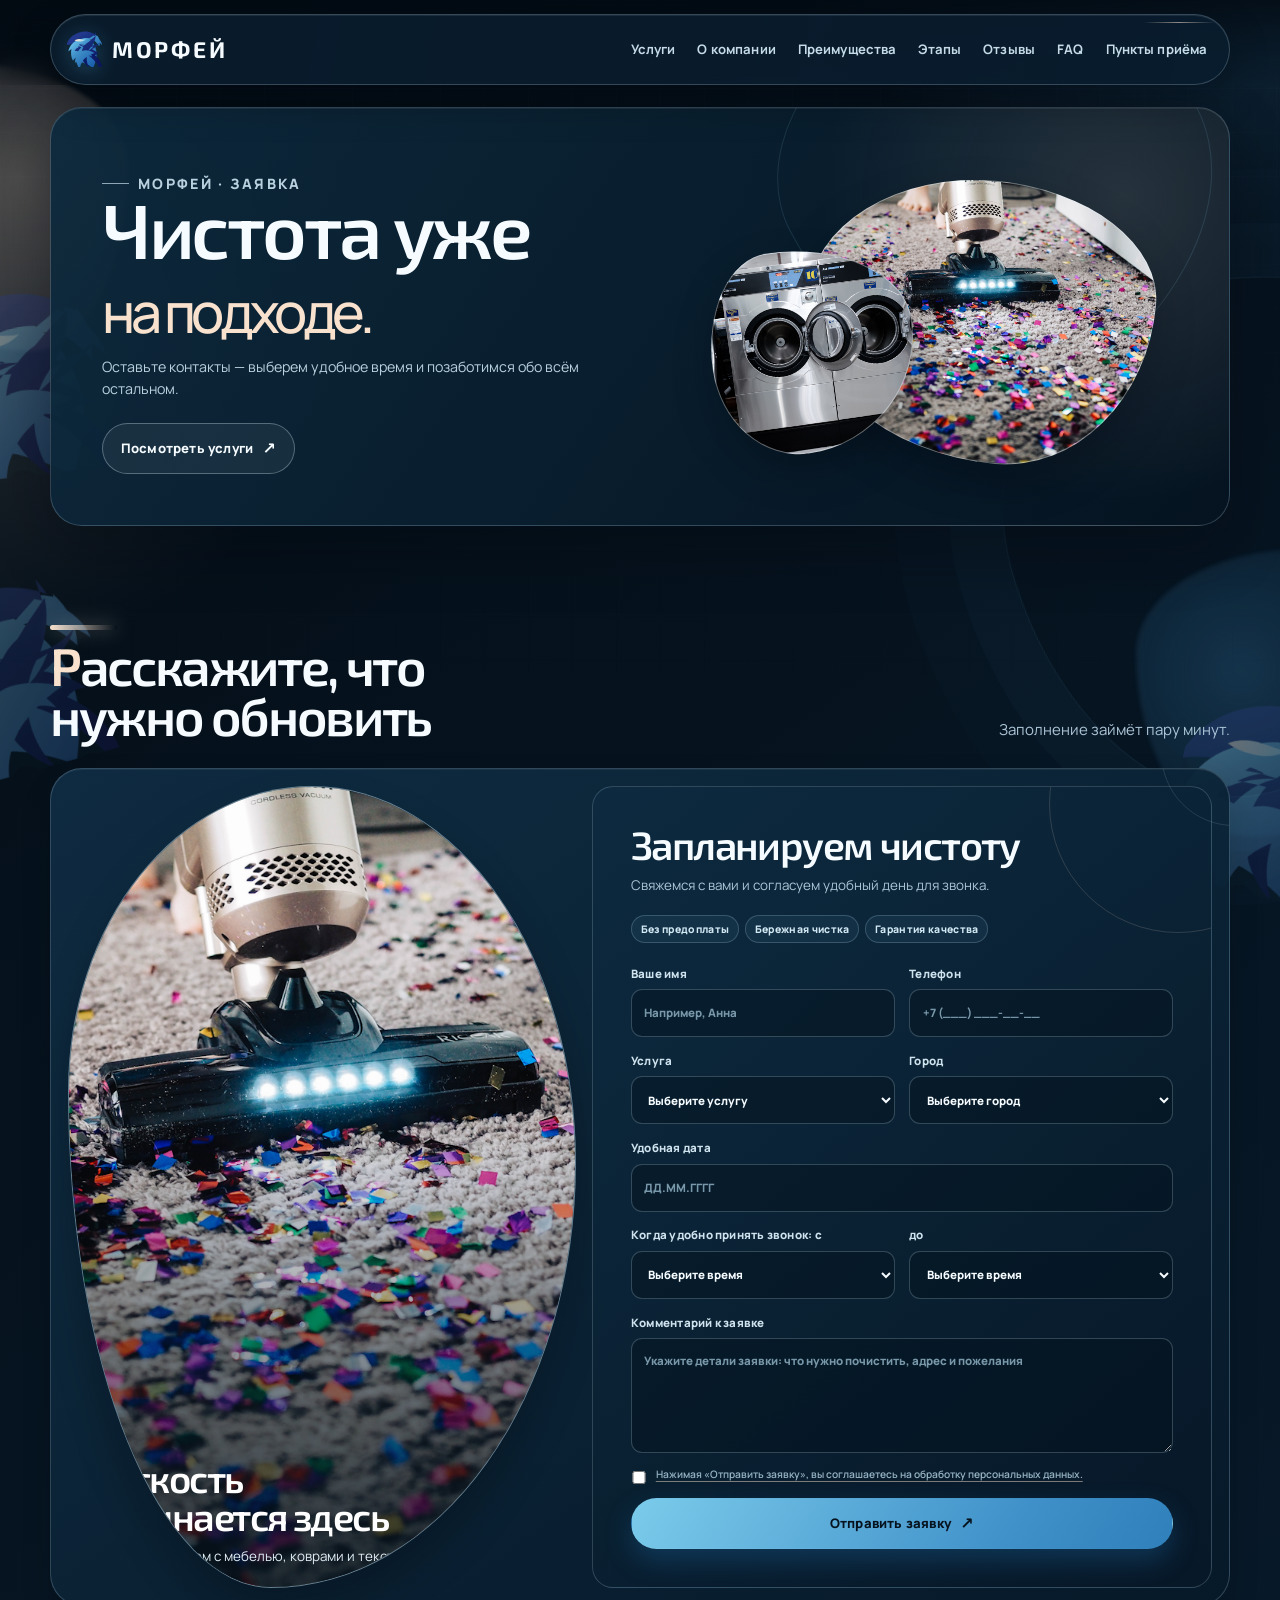
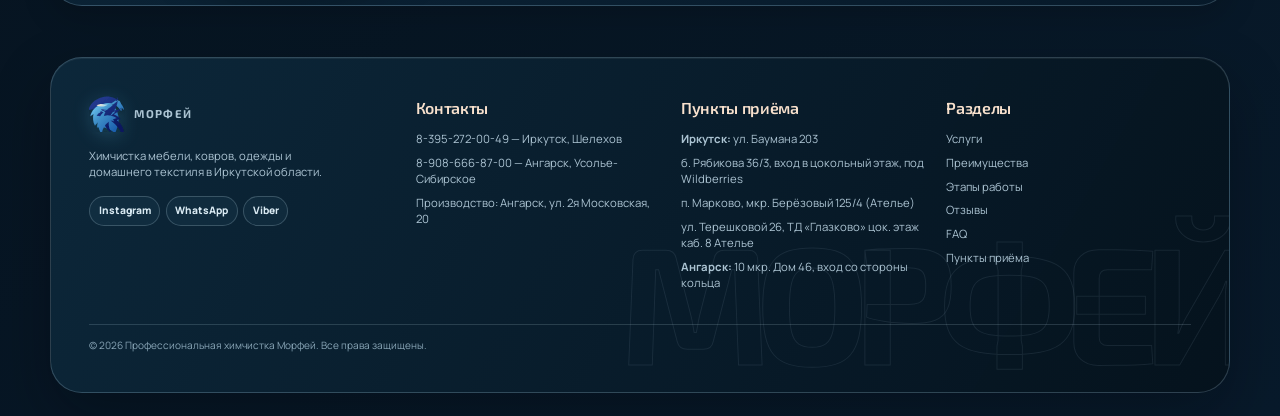
<file: request.html>
﻿<!doctype html>
<html lang="ru">
<head>
  <meta charset="UTF-8">
  <meta name="viewport" content="width=device-width, initial-scale=1.0">
  <title>Оставить заявку | Морфей 38</title>
  <link rel="icon" href="logo.svg" type="image/svg+xml" sizes="any">
  <link rel="shortcut icon" href="logo.svg" type="image/svg+xml">
  <meta name="theme-color" content="#4091c9">
  <meta name="description" content="Оставьте заявку на химчистку мебели, ковров и текстиля в Морфей 38.">
  <link rel="preconnect" href="https://fonts.googleapis.com">
  <link rel="preconnect" href="https://fonts.gstatic.com" crossorigin>
  <link href="https://fonts.googleapis.com/css2?family=Exo+2:wght@500;600;700&family=Manrope:wght@400;500;600;700&display=swap" rel="stylesheet">
  <link rel="stylesheet" href="styles.css">
</head>
<body class="request-page neo-visual">
  <div class="bg-layer bg-layer--one" aria-hidden="true"></div>
  <div class="bg-layer bg-layer--two" aria-hidden="true"></div>

  <header class="header" id="top">
    <div class="container nav-wrap">
      <a class="brand" href="index.html#top"><img class="brand-mark" src="logo.svg" alt="" aria-hidden="true">Морфей</a>
      
      <button class="nav-toggle" type="button" aria-expanded="false" aria-controls="menu" aria-label="Открыть меню">
        <span class="nav-toggle__label">Меню</span>
        <span class="nav-toggle__icon" aria-hidden="true">
          <span class="nav-toggle__line"></span>
          <span class="nav-toggle__line"></span>
          <span class="nav-toggle__line"></span>
        </span>
      </button>
      <nav class="menu" id="menu" aria-label="Основная навигация">
        <a href="services.html">Услуги</a>
        <a href="index.html#about">О компании</a>
        <a href="index.html#advantages">Преимущества</a>
        <a href="index.html#stages">Этапы</a>
        <a href="index.html#reviews">Отзывы</a>
        <a href="faq.html">FAQ</a>
        <a href="index.html#contact">Пункты приёма</a>
      </nav>
    </div>
  </header>

  <main>
    <section class="page-intro container reveal">
      <div>
        <p class="kicker">Морфей · заявка</p>
        <h1>Чистота уже <em>на подходе.</em></h1>
        <p>Оставьте контакты — выберем удобное время и позаботимся обо всём остальном.</p>
        <a class="btn btn-light" href="services.html">Посмотреть услуги</a>
      </div>
      <div class="page-intro__art" aria-hidden="true"></div>
    </section>

    <section class="section container reveal" id="contact">
      <div class="section-head">
        <h2>Расскажите, что нужно обновить</h2>
        <p>Заполнение займёт пару минут.</p>
      </div>
      <div class="card request-shell">
      <div class="grid request-layout">
        <article class="request-visual" aria-label="Профессиональная химчистка">
          <img
            src="images/photo-1527515637462-cff94eecc1ac.png"
            alt="Профессиональная химчистка мебели"
            loading="eager" fetchpriority="high"
            decoding="async">
          <div class="request-visual__overlay">
            <h3>Лёгкость начинается здесь</h3>
            <p>Бережно работаем с мебелью, коврами и текстилем.</p>
          </div>
        </article>

        <article class="form-card" id="request">
          <h3>Запланируем чистоту</h3>
          <p class="form-intro">Свяжемся с вами и согласуем удобный день для звонка.</p>
          <div class="request-benefits" aria-hidden="true">
            <span>Без предоплаты</span>
            <span>Бережная чистка</span>
            <span>Гарантия качества</span>
          </div>
          <form id="request-form" novalidate>
            <div class="form-row form-row--double">
              <label>
                Ваше имя
                <input type="text" name="name" placeholder="Например, Анна" autocomplete="name" maxlength="40" pattern="[A-Za-zА-Яа-яЁё\\s\\-]{2,40}" title="Только буквы, пробел и дефис (2-40 символов)" required>
              </label>
              <label>
                Телефон
                <input type="tel" name="phone" placeholder="+7 (___) ___-__-__" autocomplete="tel" inputmode="tel" maxlength="18" minlength="18" pattern="\+7 \(\d{3}\) \d{3}-\d{2}-\d{2}" title="Введите телефон в формате +7 (XXX) XXX-XX-XX" required>
              </label>
            </div>

            <div class="form-row form-row--double">
              <label>
                Услуга
                <select name="service" id="service-main" required>
                  <option value="">Выберите услугу</option>
                  <option>Чистка подушек</option>
                  <option>Чистка одеял и пледов</option>
                  <option>Чистка ковров</option>
                  <option>Химчистка мебели</option>
                  <option>Химчистка одежды</option>
                  <option>Реставрация одеял</option>
                </select>
              </label>
              <label>
                Город
                <select name="city" required>
                  <option value="">Выберите город</option>
                  <option>Иркутск</option>
                  <option>Ангарск</option>
                  <option>Шелехов</option>
                  <option>Усолье-Сибирское</option>
                </select>
              </label>
            </div>

            <div class="form-row">
              <label>
                Удобная дата
                <input type="text" name="date" placeholder="ДД.ММ.ГГГГ" inputmode="numeric" maxlength="10" pattern="\d{2}\.\d{2}\.\d{4}" title="Введите дату в формате ДД.ММ.ГГГГ" required>
              </label>
            </div>

            <div class="form-row form-row--double">
              <label>
                Когда удобно принять звонок: с
                <select name="callTimeFrom" id="call-time-from" required>
                  <option value="">Выберите время</option>
                </select>
              </label>
              <label>
                до
                <select name="callTimeTo" id="call-time-to" required>
                  <option value="">Выберите время</option>
                </select>
              </label>
            </div>

            <label>
              Комментарий к заявке
              <textarea name="comment" rows="4" placeholder="Укажите детали заявки: что нужно почистить, адрес и пожелания" maxlength="300"></textarea>
            </label>

            <label class="consent">
              <input type="checkbox" name="consent" required>
              <span><a href="privacy.html" target="_blank" rel="noopener noreferrer">Нажимая «Отправить заявку», вы соглашаетесь на обработку персональных данных.</a></span>
            </label>
            <button type="submit" class="btn btn-primary">Отправить заявку</button>
          </form>
        </article>
        </div>
      </div>
    </section>
  </main>
  <footer class="footer">
    <div class="container footer-shell">
      <div class="footer-top">
        <div class="footer-col footer-col--brand">
          <a class="brand footer-brand-logo" href="index.html#top"><img class="brand-mark" src="logo.svg" alt="" aria-hidden="true"> Морфей </a>
          <p>Химчистка мебели, ковров, одежды и домашнего текстиля в Иркутской области.</p>
          <div class="footer-social__list">
            <a class="social-link" href="https://instagram.com/morfey38?utm_medium=copy_link" target="_blank" rel="noopener noreferrer" aria-label="Instagram">
              <span>Instagram</span>
            </a>
            <a class="social-link" href="https://wa.me/+79086668700" target="_blank" rel="noopener noreferrer" aria-label="WhatsApp">
              <span>WhatsApp</span>
            </a>
            <a class="social-link" href="viber://add?number=79086668700" aria-label="Viber">
              <span>Viber</span>
            </a>
          </div>
        </div>

        <div class="footer-col">
          <h3>Контакты</h3>
          <p><a href="tel:+73952720049">8-395-272-00-49</a> — Иркутск, Шелехов</p>
          <p><a href="tel:+79086668700">8-908-666-87-00</a> — Ангарск, Усолье-Сибирское</p>
          <p>Производство: Ангарск, ул. 2я Московская, 20</p>
        </div>

        <div class="footer-col">
          <h3>Пункты приёма</h3>
          <p><strong>Иркутск:</strong> ул. Баумана 203</p>
          <p>б. Рябикова 36/3, вход в цокольный этаж, под Wildberries</p>
          <p>п. Марково, мкр. Берёзовый 125/4 (Ателье)</p>
          <p>ул. Терешковой 26, ТД «Глазково» цок. этаж каб. 8 Ателье</p>
          <p><strong>Ангарск:</strong> 10 мкр. Дом 46, вход со стороны кольца</p>
        </div>

        <div class="footer-col">
          <h3>Разделы</h3>
          <a href="services.html">Услуги</a>
          <a href="index.html#advantages">Преимущества</a>
          <a href="index.html#stages">Этапы работы</a>
          <a href="index.html#reviews">Отзывы</a>
          <a href="faq.html">FAQ</a>
          <a href="index.html#contact">Пункты приёма</a>
        </div>
      </div>

      <div class="footer-bottom">
        <p>© <span id="year"></span> Профессиональная химчистка Морфей. Все права защищены.</p>
      </div>
    </div>
  </footer>
<button class="back-to-top" id="back-to-top" type="button" aria-label="Наверх">↑</button>
  <script src="script.js" defer></script>
</body>
</html>
</file>
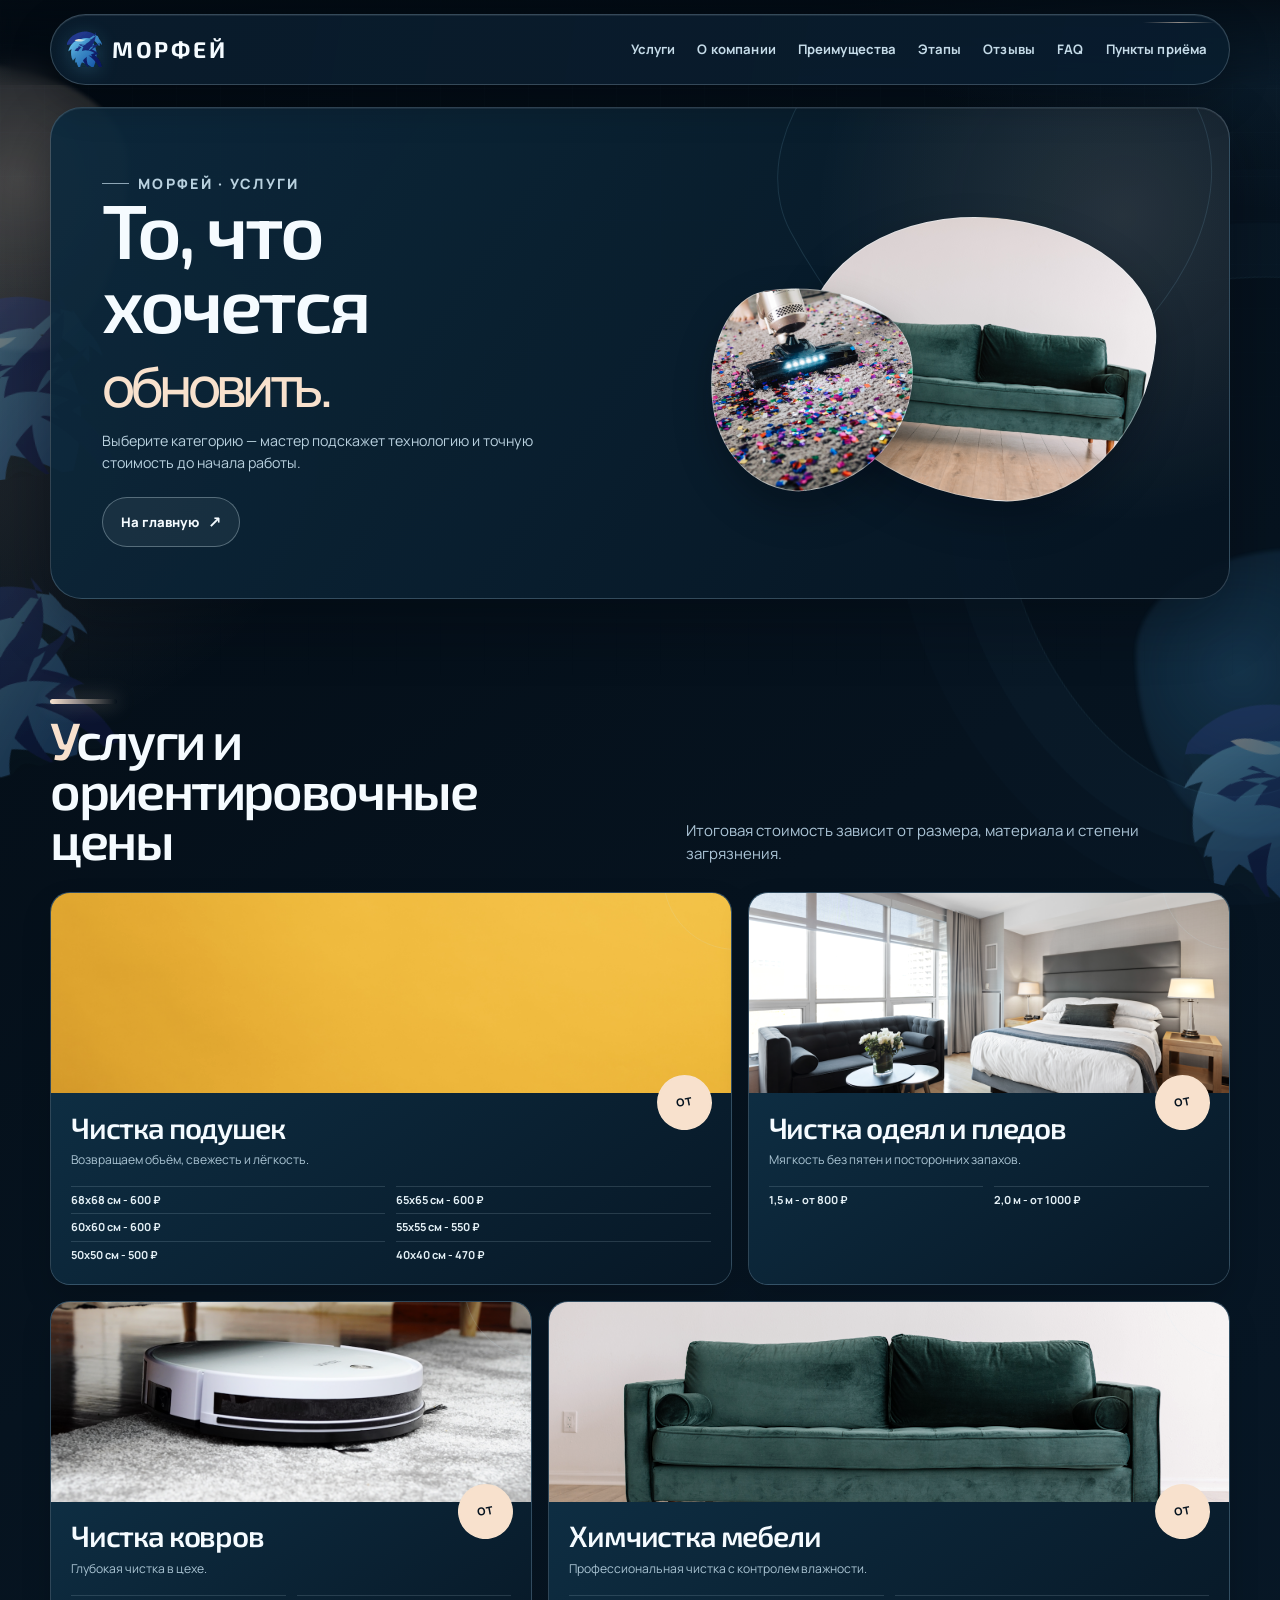
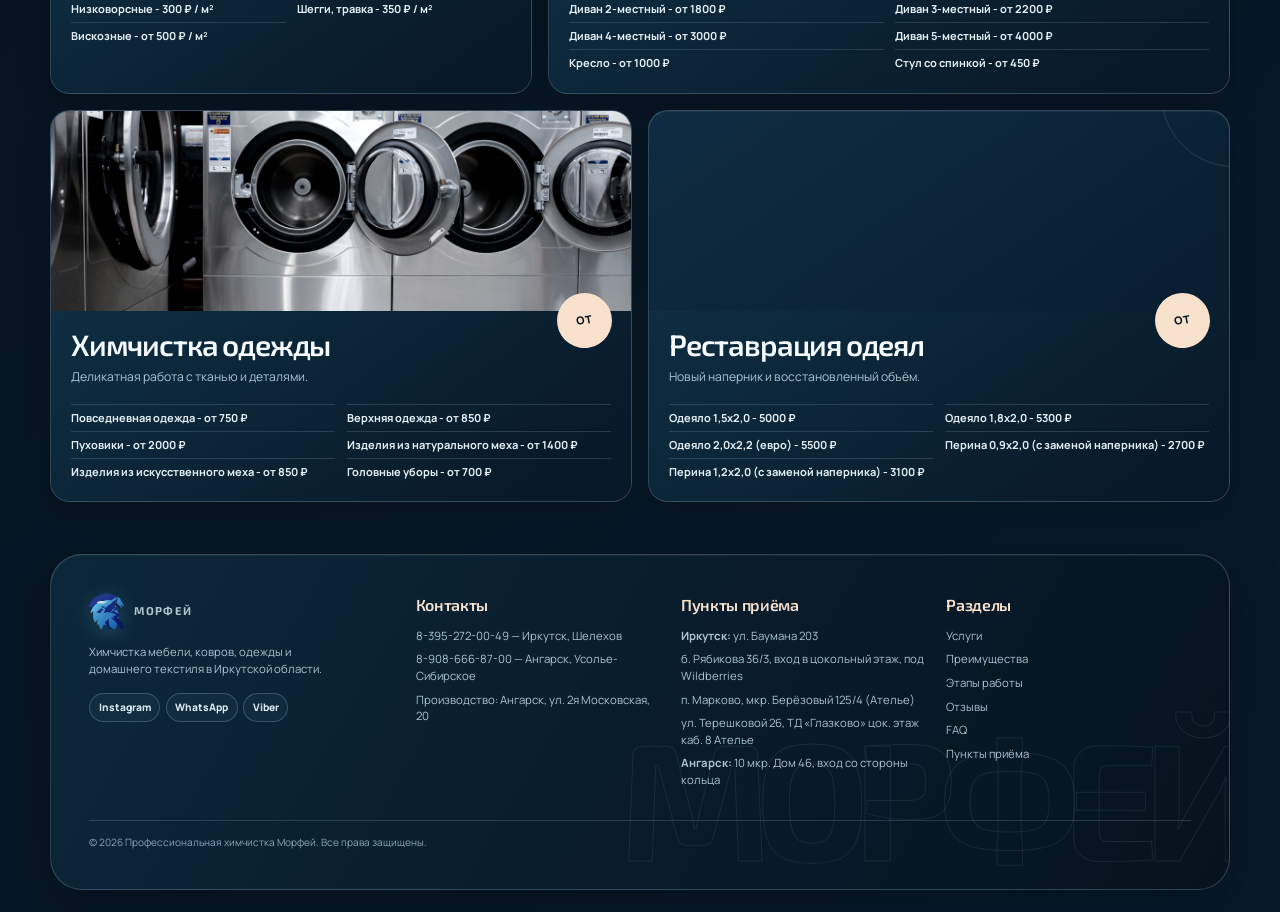
<file: services.html>
﻿<!doctype html>
<html lang="ru">
<head>
  <meta charset="UTF-8">
  <meta name="viewport" content="width=device-width, initial-scale=1.0">
  <title>Услуги и цены | Морфей 38</title>
  <link rel="icon" href="logo.svg" type="image/svg+xml" sizes="any">
  <link rel="shortcut icon" href="logo.svg" type="image/svg+xml">
  <meta name="theme-color" content="#4091c9">
  <meta name="description" content="Услуги и ориентировочные цены химчистки «Морфей 38».">
  <link rel="preconnect" href="https://fonts.googleapis.com">
  <link rel="preconnect" href="https://fonts.gstatic.com" crossorigin>
  <link href="https://fonts.googleapis.com/css2?family=Exo+2:wght@500;600;700&family=Manrope:wght@400;500;600;700&display=swap" rel="stylesheet">
  <link rel="stylesheet" href="styles.css">
</head>
<body class="neo-visual">
  <div class="bg-layer bg-layer--one" aria-hidden="true"></div>
  <div class="bg-layer bg-layer--two" aria-hidden="true"></div>

  <header class="header" id="top">
    <div class="container nav-wrap">
      <a class="brand" href="index.html#top"><img class="brand-mark" src="logo.svg" alt="" aria-hidden="true">Морфей</a>
      
      <button class="nav-toggle" type="button" aria-expanded="false" aria-controls="menu" aria-label="Открыть меню">
        <span class="nav-toggle__label">Меню</span>
        <span class="nav-toggle__icon" aria-hidden="true">
          <span class="nav-toggle__line"></span>
          <span class="nav-toggle__line"></span>
          <span class="nav-toggle__line"></span>
        </span>
      </button>
      <nav class="menu" id="menu" aria-label="Основная навигация">
        <a href="services.html">Услуги</a>
        <a href="index.html#about">О компании</a>
        <a href="index.html#advantages">Преимущества</a>
        <a href="index.html#stages">Этапы</a>
        <a href="index.html#reviews">Отзывы</a>
        <a href="faq.html">FAQ</a>
        <a href="index.html#contact">Пункты приёма</a>
      </nav>
    </div>
  </header>

  <main>
    <section class="page-intro container reveal">
      <div>
        <p class="kicker">Морфей · услуги</p>
        <h1>То, что хочется <em>обновить.</em></h1>
        <p>Выберите категорию — мастер подскажет технологию и точную стоимость до начала работы.</p>
        <a class="btn btn-light" href="index.html">На главную</a>
      </div>
      <div class="page-intro__art" aria-hidden="true"></div>
    </section>

    <section class="section container reveal" id="services">
      <div class="section-head">
        <h2>Услуги и ориентировочные цены</h2>
        <p>Итоговая стоимость зависит от размера, материала и степени загрязнения.</p>
      </div>

      <div class="grid services-grid">
        <article class="card service-card">
          <img src="images/photo-1584100936595-c0654b55a2e2.png" alt="Чистка подушек" loading="lazy" decoding="async">
          <div class="service-card__body">
            <h3>Чистка подушек</h3>
            <p>Возвращаем объём, свежесть и лёгкость.</p>
            <ul>
              <li>68x68 см - 600 ₽</li>
              <li>65x65 см - 600 ₽</li>
              <li>60x60 см - 600 ₽</li>
              <li>55x55 см - 550 ₽</li>
              <li>50x50 см - 500 ₽</li>
              <li>40x40 см - 470 ₽</li>
            </ul>
          </div>
        </article>

        <article class="card service-card">
          <img src="images/photo-1631049552057-403cdb8f0658.png" alt="Чистка одеял и пледов" loading="lazy" decoding="async">
          <div class="service-card__body">
            <h3>Чистка одеял и пледов</h3>
            <p>Мягкость без пятен и посторонних запахов.</p>
            <ul>
              <li>1,5 м - от 800 ₽</li>
              <li>2,0 м - от 1000 ₽</li>
            </ul>
          </div>
        </article>

        <article class="card service-card">
          <img src="images/photo-1558317374-067fb5f30001.png" alt="Профессиональная чистка ковров" loading="lazy" decoding="async">
          <div class="service-card__body">
            <h3>Чистка ковров</h3>
            <p>Глубокая чистка в цехе.</p>
            <ul>
              <li>Низковорсные - 300 ₽ / м²</li>
              <li>Шегги, травка - 350 ₽ / м²</li>
              <li>Вискозные - от 500 ₽ / м²</li>
            </ul>
          </div>
        </article>

        <article class="card service-card">
          <img src="images/photo-1555041469-a586c61ea9bc.png" alt="Химчистка мягкой мебели" loading="lazy" decoding="async">
          <div class="service-card__body">
            <h3>Химчистка мебели</h3>
            <p>Профессиональная чистка с контролем влажности.</p>
            <ul>
              <li>Диван 2-местный - от 1800 ₽</li>
              <li>Диван 3-местный - от 2200 ₽</li>
              <li>Диван 4-местный - от 3000 ₽</li>
              <li>Диван 5-местный - от 4000 ₽</li>
              <li>Кресло - от 1000 ₽</li>
              <li>Стул со спинкой - от 450 ₽</li>
            </ul>
          </div>
        </article>

        <article class="card service-card">
          <img src="images/photo-1604335399105-a0c585fd81a1.png" alt="Химчистка одежды" loading="lazy" decoding="async">
          <div class="service-card__body">
            <h3>Химчистка одежды</h3>
            <p>Деликатная работа с тканью и деталями.</p>
            <ul>
              <li>Повседневная одежда - от 750 ₽</li>
              <li>Верхняя одежда - от 850 ₽</li>
              <li>Пуховики - от 2000 ₽</li>
              <li>Изделия из натурального меха - от 1400 ₽</li>
              <li>Изделия из искусственного меха - от 850 ₽</li>
              <li>Головные уборы - от 700 ₽</li>
            </ul>
          </div>
        </article>

        <article class="card service-card">
          <img src="images/photo-1595526114035-0d45ed16cfbf.png" alt="Реставрация одеял" loading="lazy" decoding="async">
          <div class="service-card__body">
            <h3>Реставрация одеял</h3>
            <p>Новый наперник и восстановленный объём.</p>
            <ul>
              <li>Одеяло 1,5x2,0 - 5000 ₽</li>
              <li>Одеяло 1,8x2,0 - 5300 ₽</li>
              <li>Одеяло 2,0x2,2 (евро) - 5500 ₽</li>
              <li>Перина 0,9x2,0 (с заменой наперника) - 2700 ₽</li>
              <li>Перина 1,2x2,0 (с заменой наперника) - 3100 ₽</li>
            </ul>
          </div>
        </article>
      </div>
    </section>
  </main>
  <footer class="footer">
    <div class="container footer-shell">
      <div class="footer-top">
        <div class="footer-col footer-col--brand">
          <a class="brand footer-brand-logo" href="index.html#top"><img class="brand-mark" src="logo.svg" alt="" aria-hidden="true"> Морфей </a>
          <p>Химчистка мебели, ковров, одежды и домашнего текстиля в Иркутской области.</p>
          <div class="footer-social__list">
            <a class="social-link" href="https://instagram.com/morfey38?utm_medium=copy_link" target="_blank" rel="noopener noreferrer" aria-label="Instagram">
              <span>Instagram</span>
            </a>
            <a class="social-link" href="https://wa.me/+79086668700" target="_blank" rel="noopener noreferrer" aria-label="WhatsApp">
              <span>WhatsApp</span>
            </a>
            <a class="social-link" href="viber://add?number=79086668700" aria-label="Viber">
              <span>Viber</span>
            </a>
          </div>
        </div>

        <div class="footer-col">
          <h3>Контакты</h3>
          <p><a href="tel:+73952720049">8-395-272-00-49</a> — Иркутск, Шелехов</p>
          <p><a href="tel:+79086668700">8-908-666-87-00</a> — Ангарск, Усолье-Сибирское</p>
          <p>Производство: Ангарск, ул. 2я Московская, 20</p>
        </div>

        <div class="footer-col">
          <h3>Пункты приёма</h3>
          <p><strong>Иркутск:</strong> ул. Баумана 203</p>
          <p>б. Рябикова 36/3, вход в цокольный этаж, под Wildberries</p>
          <p>п. Марково, мкр. Берёзовый 125/4 (Ателье)</p>
          <p>ул. Терешковой 26, ТД «Глазково» цок. этаж каб. 8 Ателье</p>
          <p><strong>Ангарск:</strong> 10 мкр. Дом 46, вход со стороны кольца</p>
        </div>

        <div class="footer-col">
          <h3>Разделы</h3>
          <a href="services.html">Услуги</a>
          <a href="index.html#advantages">Преимущества</a>
          <a href="index.html#stages">Этапы работы</a>
          <a href="index.html#reviews">Отзывы</a>
          <a href="faq.html">FAQ</a>
          <a href="index.html#contact">Пункты приёма</a>
        </div>
      </div>

      <div class="footer-bottom">
        <p>© <span id="year"></span> Профессиональная химчистка Морфей. Все права защищены.</p>
      </div>
    </div>
  </footer>
<button class="back-to-top" id="back-to-top" type="button" aria-label="Наверх">↑</button>

  <script src="script.js" defer></script>
</body>
</html>
</file>
<file: styles.css>
:root {
  --ink: #06131f;
  --ink-deep: #030b13;
  --night: #081a2b;
  --night-soft: #102b43;
  --blue: #4091c9;
  --blue-bright: #74c9ed;
  --blue-deep: #1b6298;
  --peach: #f8e1cd;
  --peach-deep: #e9bfa0;
  --paper: #eff8ff;
  --text: #f5fbff;
  --muted: #abc4d6;
  --line: rgba(188, 222, 241, 0.22);
  --line-strong: rgba(219, 240, 250, 0.48);
  --glass: rgba(11, 34, 53, 0.72);
  --shadow: 0 24px 60px rgba(0, 5, 11, 0.32);
  --radius-xl: 32px;
  --radius-lg: 24px;
  --radius-md: 18px;
  --radius-sm: 12px;
  --container: 1180px;
}

* {
  box-sizing: border-box;
}

html {
  scroll-behavior: smooth;
}

html,
body {
  margin: 0;
  min-width: 320px;
}

body {
  overflow-x: hidden;
  color: var(--text);
  font-family: 'Manrope', system-ui, -apple-system, BlinkMacSystemFont, 'Segoe UI', sans-serif;
  line-height: 1.55;
  background:
    radial-gradient(900px 640px at 105% -8%, rgba(64, 145, 201, 0.26), transparent 65%),
    radial-gradient(700px 500px at -9% 18%, rgba(248, 225, 205, 0.13), transparent 63%),
    linear-gradient(145deg, var(--ink-deep) 0%, var(--ink) 42%, var(--night) 100%);
}

body::before,
body::after {
  content: '';
  position: fixed;
  z-index: 0;
  pointer-events: none;
}

body::before {
  inset: 0;
  opacity: 0.34;
  background-image:
    linear-gradient(rgba(148, 199, 226, 0.055) 1px, transparent 1px),
    linear-gradient(90deg, rgba(148, 199, 226, 0.055) 1px, transparent 1px);
  background-size: 44px 44px;
  mask-image: linear-gradient(to bottom, black, rgba(0, 0, 0, 0.2) 72%, transparent);
}

body::after {
  width: min(40vw, 520px);
  aspect-ratio: 1;
  top: 30%;
  right: -19%;
  border-radius: 41% 59% 63% 37% / 45% 42% 58% 55%;
  border: 1px solid rgba(116, 201, 237, 0.1);
  box-shadow:
    0 0 0 54px rgba(64, 145, 201, 0.028),
    0 0 0 108px rgba(64, 145, 201, 0.016);
  transform: rotate(-16deg);
}

body.menu-open {
  overflow: hidden;
}

a {
  color: inherit;
  text-decoration: none;
}

button,
input,
select,
textarea {
  font: inherit;
}

button {
  cursor: pointer;
}

img {
  display: block;
  max-width: 100%;
}

::selection {
  color: var(--ink);
  background: var(--peach);
}

:focus-visible {
  outline: 2px solid var(--peach);
  outline-offset: 3px;
}

.container {
  width: min(var(--container), calc(100% - 2.5rem));
  margin-inline: auto;
}

.bg-layer {
  position: fixed;
  z-index: 0;
  width: 18rem;
  aspect-ratio: 1;
  pointer-events: none;
  filter: blur(2px);
  opacity: 0.9;
}

.bg-layer--one {
  top: 7%;
  left: -10rem;
  border-radius: 43% 57% 33% 67% / 44% 35% 65% 56%;
  background: radial-gradient(circle at 62% 40%, rgba(248, 225, 205, 0.3), rgba(248, 225, 205, 0));
  animation: float-blob-a 17s ease-in-out infinite;
}

.bg-layer--two {
  right: -9rem;
  bottom: 7%;
  border-radius: 58% 42% 60% 40% / 36% 52% 48% 64%;
  background: radial-gradient(circle at 36% 42%, rgba(64, 145, 201, 0.28), rgba(64, 145, 201, 0));
  animation: float-blob-b 21s ease-in-out infinite;
}

.header,
main,
.footer {
  position: relative;
  z-index: 2;
}

.header {
  position: sticky;
  top: 0;
  z-index: 50;
  padding: 0.85rem 0 0;
  background: linear-gradient(to bottom, rgba(3, 11, 19, 0.84), rgba(3, 11, 19, 0));
  backdrop-filter: blur(12px);
}

.nav-wrap {
  position: relative;
  display: flex;
  align-items: center;
  justify-content: space-between;
  gap: 1rem;
  min-height: 4.45rem;
  padding: 0.58rem 0.72rem 0.58rem 1rem;
  border: 1px solid rgba(208, 236, 250, 0.22);
  border-radius: 999px;
  background:
    linear-gradient(100deg, rgba(10, 28, 44, 0.94), rgba(9, 31, 50, 0.74)),
    rgba(6, 19, 31, 0.78);
  box-shadow: 0 15px 40px rgba(0, 4, 9, 0.26), inset 0 1px rgba(255, 255, 255, 0.08);
}

.nav-wrap::after {
  content: '';
  position: absolute;
  top: 0.48rem;
  right: 0.9rem;
  width: 4.5rem;
  height: 1px;
  background: linear-gradient(90deg, transparent, rgba(248, 225, 205, 0.85), transparent);
  opacity: 0.66;
}

.brand {
  display: inline-flex;
  align-items: center;
  gap: 0.56rem;
  flex: 0 0 auto;
  font-family: 'Exo 2', sans-serif;
  font-size: clamp(1.16rem, 1.8vw, 1.42rem);
  font-weight: 700;
  letter-spacing: 0.12em;
  line-height: 1;
  text-transform: uppercase;
  white-space: nowrap;
}

.brand-mark {
  width: 2.25rem;
  height: 2.25rem;
  flex: 0 0 auto;
  filter: drop-shadow(0 4px 9px rgba(102, 205, 244, 0.22));
}

.menu {
  display: flex;
  align-items: center;
  justify-content: flex-end;
  gap: 0.1rem;
}

.menu a {
  position: relative;
  padding: 0.5rem 0.64rem;
  color: #c5dbe8;
  border-radius: 999px;
  font-size: 0.82rem;
  font-weight: 700;
  letter-spacing: 0.01em;
  transition: color 180ms ease, background-color 180ms ease, transform 180ms ease;
}

.menu a::after {
  content: '';
  position: absolute;
  right: 0.58rem;
  bottom: 0.28rem;
  left: 0.58rem;
  height: 1px;
  transform: scaleX(0);
  transform-origin: right;
  background: var(--peach);
  transition: transform 180ms ease;
}

.menu a:hover,
.menu a:focus-visible {
  color: #fff;
  background: rgba(116, 201, 237, 0.09);
  outline: none;
}

.menu a:hover::after,
.menu a:focus-visible::after {
  transform: scaleX(1);
  transform-origin: left;
}

.nav-toggle {
  display: none;
  align-items: center;
  gap: 0.6rem;
  min-height: 2.65rem;
  padding: 0.45rem 0.82rem;
  color: var(--text);
  border: 1px solid rgba(202, 233, 248, 0.26);
  border-radius: 999px;
  background: rgba(116, 201, 237, 0.08);
  font-size: 0.78rem;
  font-weight: 800;
  letter-spacing: 0.08em;
  text-transform: uppercase;
}

.nav-toggle__icon {
  display: grid;
  gap: 0.22rem;
  width: 1.12rem;
}

.nav-toggle__line {
  display: block;
  width: 100%;
  height: 1px;
  background: var(--peach);
  transition: transform 180ms ease, opacity 180ms ease;
}

.nav-toggle.is-open .nav-toggle__line:nth-child(1) {
  transform: translateY(0.33rem) rotate(45deg);
}

.nav-toggle.is-open .nav-toggle__line:nth-child(2) {
  opacity: 0;
}

.nav-toggle.is-open .nav-toggle__line:nth-child(3) {
  transform: translateY(-0.33rem) rotate(-45deg);
}

main {
  padding: 1.4rem 0 3.2rem;
}

.section {
  position: relative;
  margin-top: clamp(4.75rem, 9vw, 8rem);
  scroll-margin-top: 6.3rem;
}

main > .section:first-child {
  margin-top: 1rem;
}

.section::before {
  content: '';
  position: absolute;
  top: -1rem;
  left: 0;
  width: 4.2rem;
  height: 0.34rem;
  border-radius: 999px;
  background: linear-gradient(90deg, var(--peach), rgba(248, 225, 205, 0));
  box-shadow: 0 0 1.2rem rgba(248, 225, 205, 0.38);
}

.section-head {
  display: grid;
  grid-template-columns: minmax(0, 1fr) auto;
  align-items: end;
  gap: 1rem;
  margin-bottom: 1.65rem;
}

.section-head h2,
.page-intro h1 {
  margin: 0;
  max-width: 14ch;
  font-family: 'Exo 2', sans-serif;
  font-size: clamp(2rem, 4.1vw, 4rem);
  font-weight: 600;
  letter-spacing: -0.045em;
  line-height: 0.96;
}

.section-head h2::first-letter {
  color: var(--peach);
}

.section-head p {
  max-width: 34rem;
  margin: 0;
  color: var(--muted);
  font-size: 0.94rem;
}

.section-head .btn {
  justify-self: end;
}

.section-head > p:only-child {
  justify-self: start;
}

.eyebrow,
.kicker,
.meta-label {
  display: inline-flex;
  align-items: center;
  gap: 0.55rem;
  margin: 0 0 1rem;
  color: var(--blue-bright);
  font-size: 0.69rem;
  font-weight: 800;
  letter-spacing: 0.16em;
  line-height: 1.2;
  text-transform: uppercase;
}

.eyebrow::before,
.kicker::before,
.meta-label::before {
  content: '';
  width: 1.7rem;
  height: 1px;
  background: currentColor;
  opacity: 0.75;
}

.btn {
  position: relative;
  display: inline-flex;
  align-items: center;
  justify-content: center;
  min-height: 3.15rem;
  padding: 0.78rem 1.1rem;
  overflow: hidden;
  border: 1px solid transparent;
  border-radius: 999px;
  font-size: 0.82rem;
  font-weight: 800;
  letter-spacing: 0.015em;
  line-height: 1.25;
  text-align: center;
  transition: transform 180ms ease, box-shadow 180ms ease, border-color 180ms ease;
}

.btn::after {
  content: '↗';
  margin-left: 0.58rem;
  font-size: 1rem;
  line-height: 1;
  transition: transform 180ms ease;
}

.btn:hover {
  transform: translateY(-2px);
}

.btn:hover::after {
  transform: translate(0.14rem, -0.14rem);
}

.btn-primary {
  color: #06131f;
  background: linear-gradient(120deg, #7bcbeb, var(--blue) 70%, #2f80bb);
  box-shadow: 0 12px 26px rgba(27, 98, 152, 0.38);
}

.btn-primary:hover {
  color: #06131f;
  box-shadow: 0 17px 32px rgba(27, 98, 152, 0.52);
}

.btn-light {
  color: var(--text);
  border-color: rgba(218, 238, 248, 0.32);
  background: rgba(237, 248, 255, 0.06);
}

.btn-light:hover {
  color: var(--peach);
  border-color: rgba(248, 225, 205, 0.66);
}

.hero {
  position: relative;
  display: grid;
  grid-template-columns: minmax(0, 1.02fr) minmax(25rem, 0.98fr);
  gap: clamp(1.2rem, 3vw, 3.3rem);
  min-height: min(41rem, calc(100vh - 7.25rem));
  padding: clamp(1.45rem, 4vw, 4.2rem);
  overflow: hidden;
  border: 1px solid rgba(203, 231, 247, 0.21);
  border-radius: var(--radius-xl);
  background:
    radial-gradient(circle at 91% 12%, rgba(248, 225, 205, 0.13), transparent 22%),
    linear-gradient(128deg, rgba(13, 41, 62, 0.93), rgba(7, 21, 34, 0.84));
  box-shadow: var(--shadow), inset 0 1px rgba(255, 255, 255, 0.08);
}

.hero::before {
  content: '';
  position: absolute;
  top: -31%;
  right: 36%;
  width: 34rem;
  aspect-ratio: 1;
  border: 1px solid rgba(116, 201, 237, 0.11);
  border-radius: 43% 57% 50% 50% / 36% 43% 57% 64%;
  box-shadow:
    0 0 0 3.8rem rgba(116, 201, 237, 0.022),
    0 0 0 7.6rem rgba(116, 201, 237, 0.012);
  transform: rotate(-23deg);
}

.hero::after {
  content: 'MORFEY / 38';
  position: absolute;
  right: 2rem;
  bottom: 1.6rem;
  color: transparent;
  font-family: 'Exo 2', sans-serif;
  font-size: clamp(1.2rem, 2.1vw, 1.75rem);
  font-weight: 700;
  letter-spacing: 0.28em;
  -webkit-text-stroke: 1px rgba(215, 238, 250, 0.24);
  opacity: 0.65;
  pointer-events: none;
}

.hero-copy {
  position: relative;
  z-index: 1;
  display: flex;
  flex-direction: column;
  align-items: flex-start;
  justify-content: center;
  padding: clamp(0rem, 2vw, 1rem) 0;
}

.hero h1 {
  max-width: 9.8ch;
  margin: 0;
  font-family: 'Exo 2', sans-serif;
  font-size: clamp(3.1rem, 6.8vw, 6.25rem);
  font-weight: 600;
  letter-spacing: -0.078em;
  line-height: 0.83;
}

.hero h1 em,
.page-intro h1 em {
  color: var(--peach);
  font-family: 'Manrope', sans-serif;
  font-size: 0.72em;
  font-style: normal;
  font-weight: 500;
  letter-spacing: -0.08em;
}

.lead {
  max-width: 31rem;
  margin: 1.55rem 0 0;
  color: #c8dce8;
  font-size: clamp(0.94rem, 1.4vw, 1.08rem);
}

.hero-actions {
  display: flex;
  flex-wrap: wrap;
  gap: 0.75rem;
  margin-top: 1.75rem;
}

.hero-metrics {
  display: grid;
  grid-template-columns: repeat(3, minmax(0, 1fr));
  width: min(100%, 36rem);
  margin-top: clamp(2rem, 5vw, 4.2rem);
  border-top: 1px solid rgba(203, 231, 247, 0.18);
}

.metric {
  position: relative;
  display: grid;
  gap: 0.2rem;
  padding: 0.8rem 0.8rem 0.1rem 0;
}

.metric + .metric {
  padding-left: 1rem;
}

.metric + .metric::before {
  content: '';
  position: absolute;
  top: 0.78rem;
  bottom: 0.14rem;
  left: 0;
  width: 1px;
  background: rgba(203, 231, 247, 0.18);
}

.metric strong {
  color: var(--peach);
  font-family: 'Exo 2', sans-serif;
  font-size: clamp(1.65rem, 3.1vw, 2.4rem);
  font-weight: 600;
  letter-spacing: -0.06em;
  line-height: 1;
}

.metric span {
  color: #a9c3d4;
  font-size: 0.71rem;
  font-weight: 700;
  line-height: 1.22;
  text-transform: uppercase;
}

.hero-visual {
  position: relative;
  z-index: 1;
  min-height: 27rem;
}

.hero-visual::before {
  content: '';
  position: absolute;
  inset: 7% 0 0 4%;
  border: 1px solid rgba(217, 239, 250, 0.24);
  border-radius: 47% 53% 34% 66% / 55% 34% 66% 45%;
  background: linear-gradient(145deg, rgba(116, 201, 237, 0.12), rgba(248, 225, 205, 0.1));
  transform: rotate(-8deg);
}

.hero-shot {
  position: absolute;
  overflow: hidden;
  border: 1px solid rgba(234, 248, 255, 0.42);
  box-shadow: 0 24px 46px rgba(0, 7, 13, 0.36);
}

.hero-shot img {
  width: 100%;
  height: 100%;
  object-fit: cover;
  transition: transform 800ms cubic-bezier(.2,.7,.1,1);
}

.hero:hover .hero-shot img {
  transform: scale(1.045);
}

.hero-shot--main {
  top: 4%;
  right: 3%;
  width: min(92%, 28rem);
  height: 78%;
  border-radius: 48% 52% 46% 54% / 42% 38% 62% 58%;
  transform: rotate(4.5deg);
}

.hero-shot--main::after {
  content: '';
  position: absolute;
  inset: 0;
  background: linear-gradient(145deg, transparent 43%, rgba(4, 17, 27, 0.34));
  pointer-events: none;
}

.hero-shot--accent {
  bottom: 1%;
  left: 1%;
  width: 42%;
  aspect-ratio: 1;
  border-radius: 28% 72% 63% 37% / 41% 38% 62% 59%;
  transform: rotate(-8deg);
}

.hero-shot--accent img {
  object-position: 58% 50%;
}

.hero-tag,
.hero-orbit {
  position: absolute;
  z-index: 2;
}

.hero-tag {
  top: 11%;
  left: 0;
  display: grid;
  gap: 0.18rem;
  max-width: 10rem;
  padding: 0.72rem 0.78rem;
  border: 1px solid rgba(241, 216, 196, 0.42);
  border-radius: 12px 12px 12px 2px;
  color: var(--ink);
  background: var(--peach);
  box-shadow: 0 12px 28px rgba(0, 8, 15, 0.22);
  font-size: 0.65rem;
  font-weight: 800;
  letter-spacing: 0.09em;
  line-height: 1.23;
  text-transform: uppercase;
  transform: rotate(-5deg);
}

.hero-tag strong {
  font-family: 'Exo 2', sans-serif;
  font-size: 1.2rem;
  font-weight: 700;
  letter-spacing: -0.04em;
}

.hero-orbit {
  right: 0;
  bottom: 4%;
  display: grid;
  place-items: center;
  width: 6.8rem;
  aspect-ratio: 1;
  border: 1px dashed rgba(228, 245, 253, 0.52);
  border-radius: 50%;
  color: var(--blue-bright);
  font-family: 'Exo 2', sans-serif;
  font-size: 0.62rem;
  font-weight: 700;
  letter-spacing: 0.08em;
  line-height: 1.1;
  text-align: center;
  text-transform: uppercase;
  transform: rotate(10deg);
  animation: slow-spin 18s linear infinite;
}

.hero-orbit::before {
  content: '✦';
  position: absolute;
  top: -0.32rem;
  left: 50%;
  color: var(--peach);
  font-size: 1.05rem;
  transform: translateX(-50%);
}

.feather-mark {
  position: absolute;
  top: -4rem;
  right: 37%;
  z-index: 0;
  width: clamp(7rem, 13vw, 11rem);
  aspect-ratio: 1;
  opacity: 0.26;
  background: url('logo.svg') center / contain no-repeat;
  filter: saturate(1.18) blur(0.2px);
  pointer-events: none;
}

.grid {
  display: grid;
  gap: 1rem;
}

.card {
  position: relative;
  overflow: hidden;
  border: 1px solid var(--line);
  border-radius: var(--radius-lg);
  background:
    linear-gradient(145deg, rgba(17, 47, 70, 0.8), rgba(7, 24, 39, 0.8)),
    var(--glass);
  box-shadow: inset 0 1px rgba(255, 255, 255, 0.06), 0 14px 30px rgba(0, 4, 9, 0.15);
}

.card::after {
  content: '';
  position: absolute;
  width: 9rem;
  aspect-ratio: 1;
  top: -5.6rem;
  right: -4.9rem;
  border: 1px solid rgba(201, 231, 247, 0.13);
  border-radius: 50%;
  pointer-events: none;
}

.card h3 {
  margin: 0;
  font-family: 'Exo 2', sans-serif;
  font-size: clamp(1.22rem, 2vw, 1.7rem);
  font-weight: 600;
  letter-spacing: -0.04em;
  line-height: 1;
}

.card p {
  color: var(--muted);
}

.about-shell {
  padding: clamp(0.7rem, 1.8vw, 1.2rem);
  border-radius: var(--radius-xl);
}

.about-request-grid {
  grid-template-columns: minmax(0, 0.94fr) minmax(22rem, 1.06fr);
  align-items: stretch;
}

.about-col {
  display: flex;
}

.about-box {
  position: relative;
  display: flex;
  flex-direction: column;
  width: 100%;
  min-height: 100%;
  padding: clamp(1.35rem, 3vw, 2.7rem);
  overflow: hidden;
  border: 1px solid rgba(212, 238, 250, 0.18);
  border-radius: 21px;
  background:
    linear-gradient(145deg, rgba(13, 42, 63, 0.82), rgba(9, 25, 39, 0.88)),
    rgba(8, 26, 43, 0.78);
}

.about-box::before {
  content: '01';
  position: absolute;
  top: 1rem;
  right: 1.4rem;
  color: transparent;
  font-family: 'Exo 2', sans-serif;
  font-size: clamp(5rem, 10vw, 8rem);
  font-weight: 700;
  letter-spacing: -0.12em;
  -webkit-text-stroke: 1px rgba(221, 241, 250, 0.14);
}

.about-box > p {
  position: relative;
  max-width: 29rem;
  margin: 0;
  color: #d5e8f3;
  font-size: clamp(1.02rem, 1.65vw, 1.27rem);
  line-height: 1.48;
}

.about-box > p + p {
  margin-top: 0.8rem;
  color: var(--muted);
  font-size: 0.91rem;
}

.about-points {
  position: relative;
  display: grid;
  gap: 0.55rem;
  margin: auto 0 0;
  padding: 1.6rem 0 0;
  list-style: none;
}

.about-points li {
  display: flex;
  align-items: center;
  gap: 0.58rem;
  color: #bdd4e2;
  font-size: 0.78rem;
  font-weight: 700;
  line-height: 1.3;
}

.about-points li::before {
  content: '✦';
  color: var(--peach);
  font-size: 0.74rem;
}

.about-visual,
.request-visual {
  position: relative;
  min-height: 29rem;
  overflow: hidden;
  border: 1px solid rgba(227, 245, 253, 0.38);
  border-radius: 42% 58% 52% 48% / 48% 37% 63% 52%;
  background: #18394e;
  box-shadow: 0 23px 40px rgba(0, 4, 9, 0.24);
}

.about-visual img,
.request-visual img {
  width: 100%;
  height: 100%;
  min-height: inherit;
  object-fit: cover;
  transition: transform 800ms cubic-bezier(.2,.7,.1,1);
}

.about-visual:hover img,
.request-visual:hover img {
  transform: scale(1.045);
}

.about-visual::after,
.request-visual::after {
  content: '';
  position: absolute;
  inset: 0;
  background: linear-gradient(0deg, rgba(5, 19, 30, 0.82), transparent 62%);
  pointer-events: none;
}

.about-visual__overlay,
.request-visual__overlay {
  position: absolute;
  right: 1.25rem;
  bottom: 1.25rem;
  left: 1.25rem;
  z-index: 1;
}

.about-visual__overlay h3,
.request-visual__overlay h3 {
  max-width: 13ch;
  color: #fff;
  font-size: clamp(1.6rem, 3vw, 2.65rem);
}

.about-visual__overlay p,
.request-visual__overlay p {
  max-width: 26rem;
  margin: 0.65rem 0 0;
  color: #e0edf4;
  font-size: 0.84rem;
}

.advantages-grid {
  grid-template-columns: repeat(12, minmax(0, 1fr));
  grid-auto-flow: dense;
}

.advantages-grid .card {
  display: flex;
  flex-direction: column;
  min-height: 16rem;
  padding: 1.35rem;
  transition: transform 250ms ease, border-color 250ms ease, box-shadow 250ms ease;
}

.advantages-grid .card:nth-child(1),
.advantages-grid .card:nth-child(4) {
  grid-column: span 7;
}

.advantages-grid .card:nth-child(2),
.advantages-grid .card:nth-child(3) {
  grid-column: span 5;
}

.advantages-grid .card::before {
  color: var(--blue-bright);
  font-family: 'Exo 2', sans-serif;
  font-size: clamp(2.8rem, 5vw, 4.4rem);
  font-weight: 600;
  letter-spacing: -0.08em;
  line-height: 1;
}

.advantages-grid .card:nth-child(1)::before { content: '01'; }
.advantages-grid .card:nth-child(2)::before { content: '02'; }
.advantages-grid .card:nth-child(3)::before { content: '03'; }
.advantages-grid .card:nth-child(4)::before { content: '04'; }

.advantages-grid .card h3 {
  max-width: 13ch;
  margin-top: auto;
  padding-top: 1.1rem;
}

.advantages-grid .card p {
  max-width: 28rem;
  margin: 0.62rem 0 0;
  font-size: 0.83rem;
}

.advantages-grid .card:nth-child(even)::after {
  width: 12rem;
  top: auto;
  right: -4rem;
  bottom: -7rem;
  background: radial-gradient(circle, rgba(248, 225, 205, 0.18), transparent 68%);
}

.advantages-grid .card:hover {
  transform: translateY(-0.32rem) rotate(-0.15deg);
  border-color: rgba(176, 224, 245, 0.48);
  box-shadow: 0 24px 42px rgba(0, 4, 9, 0.26);
}

.stages-grid {
  grid-template-columns: repeat(6, minmax(0, 1fr));
  gap: 0.7rem;
}

.step-card {
  min-height: 15rem;
  padding: 1.15rem;
  border-radius: 17px;
  transition: transform 230ms ease, background-color 230ms ease;
}

.step-card:nth-child(2n) {
  margin-top: 2rem;
}

.step-card:hover {
  transform: translateY(-0.3rem);
}

.step-num {
  display: grid;
  place-items: center;
  width: 2.5rem;
  aspect-ratio: 1;
  border: 1px solid rgba(248, 225, 205, 0.56);
  border-radius: 50%;
  color: var(--peach);
  font-size: 0.69rem;
  font-weight: 800;
}

.step-card h3 {
  margin-top: 3.15rem;
  font-size: clamp(1.08rem, 1.65vw, 1.35rem);
}

.step-card p {
  margin: 0.55rem 0 0;
  font-size: 0.75rem;
  line-height: 1.35;
}

.reviews-slider {
  position: relative;
  overflow: hidden;
}

.reviews-viewport {
  overflow: hidden;
  border: 1px solid var(--line);
  border-radius: var(--radius-xl);
  background: rgba(8, 28, 44, 0.58);
  transition: height 360ms ease;
}

.reviews-track {
  display: flex;
  transition: transform 500ms cubic-bezier(.23,.93,.43,1);
}

.testimonial-card {
  display: flex;
  flex: 0 0 100%;
  flex-direction: column;
  min-height: 19rem;
  padding: clamp(1.5rem, 4vw, 3.8rem);
  overflow: hidden;
  border: 0;
  border-radius: 0;
  background:
    radial-gradient(circle at 82% 12%, rgba(248, 225, 205, 0.14), transparent 22%),
    linear-gradient(115deg, rgba(16, 51, 73, 0.78), rgba(6, 22, 36, 0.84));
  box-shadow: none;
}

.testimonial-card::before {
  content: '“';
  position: absolute;
  top: -0.65rem;
  right: 3%;
  color: rgba(248, 225, 205, 0.17);
  font-family: Georgia, serif;
  font-size: clamp(11rem, 21vw, 19rem);
  line-height: 1;
}

.testimonial-card p {
  position: relative;
  z-index: 1;
  max-width: 47rem;
  margin: 0;
  color: #e5f1f7;
  font-size: clamp(1.08rem, 2vw, 1.65rem);
  font-weight: 500;
  letter-spacing: -0.025em;
  line-height: 1.36;
}

.testimonial-card h3 {
  position: relative;
  z-index: 1;
  margin: auto 0 0;
  color: var(--peach);
  font-family: 'Manrope', sans-serif;
  font-size: 0.77rem;
  font-weight: 800;
  letter-spacing: 0.1em;
  text-transform: uppercase;
}

.testimonial-card h3::before {
  content: '— ';
}

.reviews-dots {
  display: flex;
  justify-content: center;
  gap: 0.42rem;
  margin-top: 1rem;
}

.reviews-dot {
  width: 1.85rem;
  height: 0.34rem;
  padding: 0;
  border: 0;
  border-radius: 999px;
  background: rgba(194, 223, 240, 0.24);
  transition: width 200ms ease, background-color 200ms ease;
}

.reviews-dot.is-active {
  width: 3.15rem;
  background: var(--peach);
}

.contact-grid {
  grid-template-columns: minmax(0, 1.2fr) minmax(19rem, 0.8fr);
  align-items: stretch;
}

.map-card {
  min-height: 33rem;
  padding: 0.5rem;
  border-radius: var(--radius-xl);
}

.map-frame {
  display: block;
  width: 100%;
  height: 100%;
  min-height: 32rem;
  border: 0;
  border-radius: calc(var(--radius-xl) - 0.45rem);
  filter: saturate(0.72) contrast(1.05) brightness(0.86);
}

.contact-points {
  display: flex;
  flex-direction: column;
  padding: clamp(1.3rem, 2.3vw, 2rem);
}

.contact-points h3 {
  max-width: 9ch;
  font-size: clamp(1.7rem, 3vw, 2.55rem);
}

.contact-points__hint {
  margin: 0.68rem 0 1.35rem;
  font-size: 0.79rem;
}

.pickup-list {
  display: grid;
  gap: 0.46rem;
}

.pickup-item {
  position: relative;
  display: grid;
  gap: 0.18rem;
  width: 100%;
  padding: 0.82rem 2.1rem 0.82rem 0.85rem;
  color: #dcecf5;
  border: 1px solid transparent;
  border-radius: 12px;
  background: rgba(130, 189, 220, 0.055);
  font-size: 0.76rem;
  font-weight: 700;
  line-height: 1.32;
  text-align: left;
  transition: background-color 180ms ease, border-color 180ms ease, transform 180ms ease;
}

.pickup-item::after {
  content: '↗';
  position: absolute;
  top: 50%;
  right: 0.82rem;
  color: var(--peach);
  font-size: 0.92rem;
  opacity: 0;
  transform: translateY(-50%) translate(-0.35rem, 0.35rem);
  transition: transform 180ms ease, opacity 180ms ease;
}

.pickup-item small {
  color: #91afc1;
  font-size: 0.67rem;
  font-weight: 600;
}

.pickup-item:hover,
.pickup-item.is-active {
  color: #fff;
  border-color: rgba(173, 222, 245, 0.32);
  background: linear-gradient(100deg, rgba(64, 145, 201, 0.28), rgba(64, 145, 201, 0.08));
}

.pickup-item:hover {
  transform: translateX(0.2rem);
}

.pickup-item:hover::after,
.pickup-item.is-active::after {
  opacity: 1;
  transform: translateY(-50%);
}

.request-shell {
  padding: clamp(0.65rem, 1.6vw, 1.05rem);
  border-radius: var(--radius-xl);
}

.request-layout {
  grid-template-columns: minmax(0, 0.9fr) minmax(23rem, 1.1fr);
  align-items: stretch;
}

.request-visual {
  min-height: 100%;
  border-radius: 48% 52% 60% 40% / 38% 47% 53% 62%;
}

.form-card {
  position: relative;
  padding: clamp(1.35rem, 3vw, 2.65rem);
  overflow: hidden;
  border: 1px solid var(--line);
  border-radius: 21px;
  background: linear-gradient(140deg, rgba(13, 43, 65, 0.9), rgba(8, 24, 39, 0.9));
}

.form-card::after {
  content: '';
  position: absolute;
  top: -7rem;
  right: -6rem;
  width: 16rem;
  aspect-ratio: 1;
  border: 1px solid rgba(242, 218, 199, 0.16);
  border-radius: 50%;
}

.form-card > * {
  position: relative;
  z-index: 1;
}

.form-card h3 {
  font-size: clamp(1.8rem, 3.1vw, 2.75rem);
}

.form-intro {
  max-width: 32rem;
  margin: 0.65rem 0 1.15rem;
  color: var(--muted);
  font-size: 0.84rem;
}

.request-benefits {
  display: flex;
  flex-wrap: wrap;
  gap: 0.38rem;
  margin-bottom: 1.35rem;
}

.request-benefits span {
  padding: 0.32rem 0.55rem;
  color: #d2e8f3;
  border: 1px solid rgba(191, 224, 240, 0.21);
  border-radius: 999px;
  background: rgba(116, 201, 237, 0.07);
  font-size: 0.65rem;
  font-weight: 800;
  letter-spacing: 0.03em;
}

#request-form {
  display: grid;
  gap: 0.92rem;
}

.form-row {
  display: grid;
  gap: 0.92rem;
}

.form-row--double {
  grid-template-columns: repeat(2, minmax(0, 1fr));
}

label {
  display: grid;
  gap: 0.42rem;
  color: #cfe3ee;
  font-size: 0.72rem;
  font-weight: 800;
  letter-spacing: 0.02em;
}

input,
select,
textarea {
  width: 100%;
  color: #f5fbff;
  border: 1px solid rgba(187, 222, 239, 0.24);
  border-radius: 11px;
  outline: none;
  background: rgba(1, 13, 23, 0.34);
  transition: border-color 180ms ease, background-color 180ms ease, box-shadow 180ms ease;
}

input,
select {
  min-height: 3rem;
  padding: 0.7rem 0.78rem;
}

textarea {
  min-height: 7.2rem;
  padding: 0.78rem;
  resize: vertical;
}

select {
  appearance: auto;
}

input::placeholder,
textarea::placeholder {
  color: #7898aa;
  opacity: 1;
}

input:focus,
select:focus,
textarea:focus {
  border-color: rgba(248, 225, 205, 0.75);
  background: rgba(3, 17, 28, 0.56);
  box-shadow: 0 0 0 3px rgba(248, 225, 205, 0.09);
}

.consent {
  grid-template-columns: auto minmax(0, 1fr);
  align-items: start;
  gap: 0.55rem;
  color: #96b3c4;
  font-size: 0.64rem;
  font-weight: 600;
  letter-spacing: 0;
  line-height: 1.35;
}

.consent input {
  width: 1rem;
  min-height: auto;
  margin: 0.15rem 0 0;
  accent-color: var(--peach);
}

.consent a {
  text-decoration: underline;
  text-decoration-color: rgba(248, 225, 205, 0.48);
  text-underline-offset: 0.16rem;
}

.consent a:hover {
  color: var(--peach);
}

.services-grid {
  grid-template-columns: repeat(12, minmax(0, 1fr));
  grid-auto-flow: dense;
}

.service-card {
  display: grid;
  grid-column: span 4;
  grid-template-rows: 12.5rem auto;
  min-height: 100%;
  border-radius: 20px;
  transition: transform 250ms ease, border-color 250ms ease, box-shadow 250ms ease;
}

.service-card:nth-child(1),
.service-card:nth-child(4) {
  grid-column: span 7;
}

.service-card:nth-child(2),
.service-card:nth-child(3) {
  grid-column: span 5;
}

.service-card:nth-child(5),
.service-card:nth-child(6) {
  grid-column: span 6;
}

.service-card > img {
  width: 100%;
  height: 100%;
  object-fit: cover;
  filter: saturate(0.82) contrast(1.04);
  transition: transform 650ms cubic-bezier(.2,.7,.1,1), filter 400ms ease;
}

.service-card:nth-child(1) > img { object-position: 50% 42%; }
.service-card:nth-child(4) > img { object-position: 50% 55%; }

.service-card:hover {
  z-index: 1;
  transform: translateY(-0.38rem);
  border-color: rgba(187, 229, 248, 0.5);
  box-shadow: 0 24px 44px rgba(0, 4, 9, 0.28);
}

.service-card:hover > img {
  filter: saturate(1) contrast(1.05);
  transform: scale(1.045);
}

.service-card__body {
  position: relative;
  z-index: 1;
  padding: 1.22rem 1.25rem 1.35rem;
  background:
    linear-gradient(145deg, rgba(14, 46, 67, 0.92), rgba(7, 23, 37, 0.94));
}

.service-card__body::before {
  content: 'от';
  position: absolute;
  top: -1.12rem;
  right: 1.15rem;
  display: grid;
  place-items: center;
  width: 3.2rem;
  aspect-ratio: 1;
  color: var(--ink);
  border: 2px solid rgba(248, 225, 205, 0.8);
  border-radius: 50%;
  background: var(--peach);
  font-size: 0.68rem;
  font-weight: 800;
  letter-spacing: 0.04em;
  text-transform: uppercase;
  transform: rotate(-11deg);
}

.service-card h3 {
  padding-right: 2.3rem;
  font-size: clamp(1.3rem, 2.3vw, 1.9rem);
}

.service-card p {
  margin: 0.55rem 0 0;
  color: #aac4d3;
  font-size: 0.76rem;
  line-height: 1.45;
}

.service-card ul {
  display: grid;
  grid-template-columns: repeat(2, minmax(0, 1fr));
  gap: 0.35rem 0.7rem;
  margin: 1.1rem 0 0;
  padding: 0;
  list-style: none;
}

.service-card li {
  padding-top: 0.38rem;
  color: #e4f0f6;
  border-top: 1px solid rgba(209, 233, 244, 0.15);
  font-size: 0.69rem;
  font-weight: 700;
  line-height: 1.32;
}

.faq-list {
  display: grid;
  grid-template-columns: repeat(2, minmax(0, 1fr));
  gap: 0.72rem;
}

.faq-item {
  min-height: 0;
  padding: 0;
  transition: background-color 180ms ease, border-color 180ms ease, transform 180ms ease;
}

.faq-item:nth-child(3n + 1) {
  grid-column: span 2;
}

.faq-item:hover {
  border-color: rgba(192, 229, 246, 0.42);
  transform: translateY(-0.16rem);
}

.faq-item summary {
  position: relative;
  padding: 1.15rem 3.2rem 1.15rem 1.2rem;
  color: #eaf5fa;
  cursor: pointer;
  font-family: 'Exo 2', sans-serif;
  font-size: clamp(1.06rem, 1.8vw, 1.36rem);
  font-weight: 600;
  letter-spacing: -0.025em;
  line-height: 1.15;
  list-style: none;
}

.faq-item summary::-webkit-details-marker {
  display: none;
}

.faq-item summary::after {
  content: '+';
  position: absolute;
  top: 50%;
  right: 1.18rem;
  display: grid;
  place-items: center;
  width: 1.65rem;
  aspect-ratio: 1;
  color: var(--peach);
  border: 1px solid rgba(248, 225, 205, 0.48);
  border-radius: 50%;
  font-family: 'Manrope', sans-serif;
  font-size: 1.2rem;
  font-weight: 400;
  line-height: 1;
  transform: translateY(-50%);
  transition: transform 180ms ease, background-color 180ms ease;
}

.faq-item[open] {
  background: linear-gradient(125deg, rgba(24, 62, 83, 0.9), rgba(8, 28, 44, 0.9));
}

.faq-item[open] summary::after {
  color: var(--ink);
  background: var(--peach);
  transform: translateY(-50%) rotate(45deg);
}

.faq-item p {
  max-width: 49rem;
  margin: 0;
  padding: 0 1.2rem 1.25rem;
  color: #b6cddb;
  font-size: 0.82rem;
  line-height: 1.55;
}

.privacy-content {
  padding: clamp(1.25rem, 3vw, 2.8rem);
  color: #c5d9e4;
  font-size: 0.84rem;
  line-height: 1.72;
}

.privacy-content strong {
  display: inline-block;
  margin-bottom: 1rem;
  color: var(--peach);
  font-family: 'Exo 2', sans-serif;
  font-size: 1.35rem;
  line-height: 1.2;
}

.footer {
  padding: 0 0 1.4rem;
}

.footer-shell {
  position: relative;
  overflow: hidden;
  padding: clamp(1.25rem, 3vw, 2.6rem);
  border: 1px solid var(--line);
  border-radius: var(--radius-xl);
  background:
    linear-gradient(120deg, rgba(13, 41, 60, 0.93), rgba(5, 18, 29, 0.96));
  box-shadow: var(--shadow), inset 0 1px rgba(255, 255, 255, 0.06);
}

.footer-shell::before {
  content: 'МОРФЕЙ';
  position: absolute;
  right: -1rem;
  bottom: -2.2rem;
  color: transparent;
  font-family: 'Exo 2', sans-serif;
  font-size: clamp(5rem, 13vw, 12rem);
  font-weight: 700;
  letter-spacing: -0.1em;
  -webkit-text-stroke: 1px rgba(195, 225, 239, 0.09);
  pointer-events: none;
}

.footer-top,
.footer-bottom {
  position: relative;
  z-index: 1;
}

.footer-top {
  display: grid;
  grid-template-columns: minmax(12rem, 1.25fr) repeat(3, minmax(10rem, 1fr));
  gap: 1.3rem;
}

.footer-col {
  display: grid;
  align-content: start;
  gap: 0.45rem;
}

.footer-col h3 {
  margin: 0 0 0.18rem;
  color: var(--peach);
  font-family: 'Exo 2', sans-serif;
  font-size: 1rem;
  font-weight: 600;
  letter-spacing: -0.02em;
}

.footer-col p,
.footer-col > a {
  margin: 0;
  color: #abc3d2;
  font-size: 0.71rem;
  line-height: 1.45;
}

.footer-col a:hover {
  color: var(--peach);
}

.footer-col--brand > p {
  max-width: 16rem;
  margin-top: 0.5rem;
}

.footer-brand-logo {
  font-size: 1.2rem;
}

.footer-social__list {
  display: flex;
  flex-wrap: wrap;
  gap: 0.35rem;
  margin-top: 0.55rem;
}

.social-link {
  padding: 0.35rem 0.53rem;
  color: #d9eaf3;
  border: 1px solid rgba(201, 228, 240, 0.22);
  border-radius: 999px;
  background: rgba(116, 201, 237, 0.05);
  font-size: 0.64rem;
  font-weight: 800;
  transition: color 180ms ease, border-color 180ms ease, background-color 180ms ease;
}

.social-link:hover {
  color: var(--ink);
  border-color: var(--peach);
  background: var(--peach);
}

.footer-bottom {
  display: flex;
  justify-content: space-between;
  gap: 1rem;
  margin-top: 2rem;
  padding-top: 0.85rem;
  border-top: 1px solid rgba(205, 232, 244, 0.16);
}

.footer-bottom p {
  margin: 0;
  color: #89a6b7;
  font-size: 0.63rem;
}

.back-to-top {
  position: fixed;
  right: 1.1rem;
  bottom: 1.1rem;
  z-index: 40;
  display: grid;
  place-items: center;
  width: 3rem;
  aspect-ratio: 1;
  padding: 0;
  color: var(--ink);
  border: 1px solid rgba(248, 225, 205, 0.8);
  border-radius: 50%;
  background: var(--peach);
  box-shadow: 0 10px 28px rgba(0, 4, 9, 0.35);
  font-size: 1.15rem;
  opacity: 0;
  pointer-events: none;
  transform: translateY(1rem) rotate(-18deg);
  transition: opacity 180ms ease, transform 180ms ease;
}

.back-to-top.is-visible {
  opacity: 1;
  pointer-events: auto;
  transform: translateY(0) rotate(0);
}

.back-to-top:hover {
  transform: translateY(-0.2rem);
}

.page-intro {
  position: relative;
  display: grid;
  grid-template-columns: minmax(0, 0.9fr) minmax(17rem, 0.75fr);
  align-items: center;
  gap: 1rem;
  min-height: 21rem;
  padding: clamp(1.6rem, 4vw, 3.6rem);
  overflow: hidden;
  border: 1px solid rgba(203, 231, 247, 0.21);
  border-radius: var(--radius-xl);
  background:
    radial-gradient(circle at 91% 22%, rgba(248, 225, 205, 0.13), transparent 27%),
    linear-gradient(125deg, rgba(13, 42, 62, 0.93), rgba(6, 20, 33, 0.92));
  box-shadow: var(--shadow), inset 0 1px rgba(255, 255, 255, 0.08);
}

.page-intro::before {
  content: '';
  position: absolute;
  top: -8rem;
  right: 1rem;
  width: 26rem;
  aspect-ratio: 1;
  border: 1px solid rgba(148, 213, 242, 0.13);
  border-radius: 48% 52% 68% 32% / 35% 54% 46% 65%;
  transform: rotate(-28deg);
}

.page-intro > * {
  position: relative;
  z-index: 1;
}

.page-intro h1 {
  max-width: 9ch;
  font-size: clamp(2.8rem, 6vw, 5.5rem);
}

.page-intro p {
  max-width: 31rem;
  margin: 1rem 0 0;
  color: #b9d1df;
  font-size: 0.89rem;
}

.page-intro .btn {
  margin-top: 1.45rem;
}

.page-intro__art {
  position: relative;
  min-height: 17rem;
}

.page-intro__art::before,
.page-intro__art::after {
  content: '';
  position: absolute;
  overflow: hidden;
  border: 1px solid rgba(234, 247, 253, 0.4);
  box-shadow: 0 18px 40px rgba(0, 5, 10, 0.27);
}

.page-intro__art::before {
  top: 0;
  right: 5%;
  width: 72%;
  aspect-ratio: 1.24;
  border-radius: 51% 49% 42% 58% / 47% 39% 61% 53%;
  background: url('images/photo-1555041469-a586c61ea9bc.png') center / cover;
  transform: rotate(5deg);
}

.page-intro__art::after {
  bottom: 0;
  left: 3%;
  width: 42%;
  aspect-ratio: 1;
  border-radius: 34% 66% 59% 41% / 53% 42% 58% 47%;
  background: url('images/photo-1527515637462-cff94eecc1ac.png') 61% center / cover;
  transform: rotate(-8deg);
}

.request-page .page-intro__art::before {
  background-image: url('images/photo-1527515637462-cff94eecc1ac.png');
}

.request-page .page-intro__art::after {
  background-image: url('images/photo-1604335399105-a0c585fd81a1.png');
}

.feather-follower,
.feather-side {
  position: fixed;
  z-index: 1;
  width: min(17vw, 13rem);
  aspect-ratio: 1;
  opacity: 0;
  pointer-events: none;
  background: url('logo.svg') center / contain no-repeat;
  filter: saturate(0.75) blur(0.25px);
}

.feather-follower {
  top: 29%;
  left: -5.5rem;
}

.feather-side--left {
  top: 63%;
  left: -6.5rem;
}

.feather-side--right {
  top: 77%;
  right: -6.5rem;
}

.reveal {
  opacity: 0;
  transform: translateY(1.6rem);
  transition: opacity 650ms ease, transform 650ms cubic-bezier(.2,.7,.1,1);
}

.reveal.is-visible {
  opacity: 1;
  transform: translateY(0);
}

@keyframes float-blob-a {
  0%,
  100% { transform: translate3d(0, 0, 0) rotate(0deg); }
  50% { transform: translate3d(2rem, 2.8rem, 0) rotate(14deg); }
}

@keyframes float-blob-b {
  0%,
  100% { transform: translate3d(0, 0, 0) rotate(0deg); }
  50% { transform: translate3d(-2.2rem, -1.7rem, 0) rotate(-14deg); }
}

@keyframes slow-spin {
  to { transform: rotate(370deg); }
}

@media (max-width: 1080px) {
  .menu a {
    padding-inline: 0.48rem;
    font-size: 0.74rem;
  }

  .hero {
    grid-template-columns: minmax(0, 0.95fr) minmax(20rem, 0.8fr);
  }

  .stages-grid {
    grid-template-columns: repeat(3, minmax(0, 1fr));
    gap: 0.8rem;
  }

  .step-card:nth-child(2n) {
    margin-top: 0;
  }

  .step-card:nth-child(3n + 2) {
    margin-top: 1.5rem;
  }

  .footer-top {
    grid-template-columns: repeat(2, minmax(0, 1fr));
  }
}

@media (max-width: 920px) {
  .header {
    padding-top: 0.6rem;
  }

  .nav-wrap {
    min-height: 3.75rem;
    padding: 0.48rem 0.55rem 0.48rem 0.8rem;
  }

  .nav-wrap::after {
    display: none;
  }

  .brand {
    font-size: 1.08rem;
  }

  .brand-mark {
    width: 1.9rem;
    height: 1.9rem;
  }

  .nav-toggle {
    display: inline-flex;
  }

  .menu {
    position: absolute;
    top: calc(100% + 0.55rem);
    right: 0;
    left: 0;
    display: grid;
    gap: 0.22rem;
    max-height: 0;
    padding: 0;
    overflow: hidden;
    border: 1px solid transparent;
    border-radius: 20px;
    background: rgba(6, 19, 31, 0.98);
    box-shadow: 0 18px 38px rgba(0, 4, 9, 0.35);
    opacity: 0;
    transform: translateY(-0.7rem);
    transition: opacity 220ms ease, transform 220ms ease, max-height 260ms ease, padding 220ms ease, border-color 220ms ease;
  }

  .menu.is-open {
    max-height: 34rem;
    padding: 0.5rem;
    border-color: rgba(193, 226, 242, 0.22);
    opacity: 1;
    transform: translateY(0);
  }

  .menu a {
    padding: 0.7rem 0.75rem;
    border-radius: 12px;
    font-size: 0.83rem;
  }

  .menu a::after {
    display: none;
  }

  .hero {
    grid-template-columns: 1fr;
    min-height: 0;
  }

  .hero-copy {
    padding-bottom: 0;
  }

  .hero-visual {
    min-height: 24rem;
    max-width: 38rem;
    width: 100%;
    margin-inline: auto;
  }

  .hero h1 {
    font-size: clamp(3.1rem, 10vw, 5.5rem);
  }

  .feather-mark {
    right: 2%;
  }

  .about-request-grid,
  .request-layout,
  .contact-grid {
    grid-template-columns: 1fr;
  }

  .about-visual,
  .request-visual {
    min-height: 24rem;
  }

  .contact-points {
    min-height: 0;
  }

  .advantages-grid .card:nth-child(n),
  .service-card:nth-child(n) {
    grid-column: span 6;
  }

  .service-card:nth-child(1),
  .service-card:nth-child(4) {
    grid-column: span 12;
  }

  .page-intro {
    grid-template-columns: 1fr;
  }

  .page-intro__art {
    max-width: 31rem;
    width: 100%;
    min-height: 14.5rem;
    margin-inline: auto;
  }

  .faq-list {
    grid-template-columns: 1fr;
  }

  .faq-item:nth-child(3n + 1) {
    grid-column: auto;
  }
}

@media (max-width: 640px) {
  .container {
    width: min(var(--container), calc(100% - 1.35rem));
  }

  .header {
    padding-top: 0.36rem;
  }

  .nav-wrap {
    min-height: 3.45rem;
    padding-left: 0.68rem;
  }

  .brand {
    gap: 0.42rem;
    font-size: 0.98rem;
    letter-spacing: 0.1em;
  }

  .brand-mark {
    width: 1.65rem;
    height: 1.65rem;
  }

  .nav-toggle {
    min-height: 2.45rem;
    padding: 0.4rem 0.65rem;
    font-size: 0.68rem;
  }

  main {
    padding-top: 0.7rem;
  }

  .hero,
  .page-intro {
    border-radius: 22px;
  }

  .hero {
    gap: 1rem;
    padding: 1.35rem;
  }

  .hero::after {
    right: 1rem;
    bottom: 1rem;
    font-size: 0.85rem;
    letter-spacing: 0.18em;
  }

  .kicker,
  .eyebrow {
    margin-bottom: 0.72rem;
    font-size: 0.59rem;
  }

  .hero h1 {
    font-size: clamp(2.7rem, 14vw, 4.2rem);
  }

  .lead {
    margin-top: 1.1rem;
    font-size: 0.85rem;
  }

  .hero-actions {
    display: grid;
    width: 100%;
    margin-top: 1.25rem;
  }

  .btn {
    width: 100%;
    min-height: 3rem;
    font-size: 0.76rem;
  }

  .hero-metrics {
    grid-template-columns: repeat(3, minmax(0, 1fr));
    margin-top: 1.8rem;
  }

  .metric,
  .metric + .metric {
    padding: 0.65rem 0.35rem 0 0;
  }

  .metric + .metric {
    padding-left: 0.5rem;
  }

  .metric strong {
    font-size: 1.45rem;
  }

  .metric span {
    font-size: 0.58rem;
  }

  .hero-visual {
    min-height: 18.5rem;
  }

  .hero-tag {
    top: 5%;
    left: 1%;
    padding: 0.55rem;
    font-size: 0.52rem;
  }

  .hero-tag strong {
    font-size: 1rem;
  }

  .hero-orbit {
    width: 5rem;
    font-size: 0.48rem;
  }

  .section {
    margin-top: 4.4rem;
  }

  .section-head {
    grid-template-columns: 1fr;
    gap: 0.75rem;
    margin-bottom: 1.15rem;
  }

  .section-head h2,
  .page-intro h1 {
    font-size: clamp(2rem, 10.5vw, 3.15rem);
  }

  .section-head .btn {
    justify-self: stretch;
  }

  .section-head p {
    font-size: 0.8rem;
  }

  .about-shell,
  .request-shell {
    padding: 0.38rem;
    border-radius: 22px;
  }

  .about-box,
  .form-card {
    padding: 1.25rem;
  }

  .about-box > p {
    font-size: 0.96rem;
  }

  .about-visual,
  .request-visual {
    min-height: 19rem;
    border-radius: 35% 65% 49% 51% / 47% 40% 60% 53%;
  }

  .about-visual__overlay,
  .request-visual__overlay {
    right: 1rem;
    bottom: 1rem;
    left: 1rem;
  }

  .about-visual__overlay h3,
  .request-visual__overlay h3 {
    font-size: 1.7rem;
  }

  .advantages-grid,
  .services-grid {
    grid-template-columns: 1fr;
  }

  .advantages-grid .card:nth-child(n),
  .service-card:nth-child(n) {
    grid-column: auto;
  }

  .advantages-grid .card {
    min-height: 12.3rem;
  }

  .stages-grid {
    grid-template-columns: repeat(2, minmax(0, 1fr));
  }

  .step-card:nth-child(3n + 2) {
    margin-top: 0;
  }

  .step-card {
    min-height: 11.8rem;
    padding: 0.9rem;
  }

  .step-card h3 {
    margin-top: 2.1rem;
    font-size: 1.1rem;
  }

  .testimonial-card {
    min-height: 18rem;
    padding: 1.3rem;
  }

  .testimonial-card p {
    font-size: 1rem;
  }

  .map-card {
    min-height: 24rem;
    padding: 0.32rem;
  }

  .map-frame {
    min-height: 23.3rem;
    border-radius: 18px;
  }

  .form-row--double {
    grid-template-columns: 1fr;
  }

  .service-card {
    grid-template-rows: 11rem auto;
  }

  .service-card ul {
    grid-template-columns: 1fr;
  }

  .page-intro {
    min-height: 0;
    padding: 1.35rem;
  }

  .page-intro p {
    font-size: 0.82rem;
  }

  .page-intro__art {
    min-height: 12rem;
  }

  .faq-item summary {
    padding: 1rem 2.9rem 1rem 1rem;
    font-size: 1.02rem;
  }

  .faq-item p {
    padding: 0 1rem 1.1rem;
    font-size: 0.78rem;
  }

  .footer-shell {
    padding: 1.25rem;
    border-radius: 22px;
  }

  .footer-top {
    grid-template-columns: 1fr;
    gap: 1.25rem;
  }

  .footer-bottom {
    margin-top: 1.25rem;
  }

  .back-to-top {
    right: 0.7rem;
    bottom: 0.7rem;
    width: 2.65rem;
  }

  .feather-follower,
  .feather-side {
    display: none;
  }
}

@media (prefers-reduced-motion: reduce) {
  *,
  *::before,
  *::after {
    scroll-behavior: auto !important;
    animation-duration: 0.01ms !important;
    animation-iteration-count: 1 !important;
    transition-duration: 0.01ms !important;
  }

  .reveal,
  .reveal.is-visible {
    opacity: 1;
    transform: none;
  }
}
</file>
